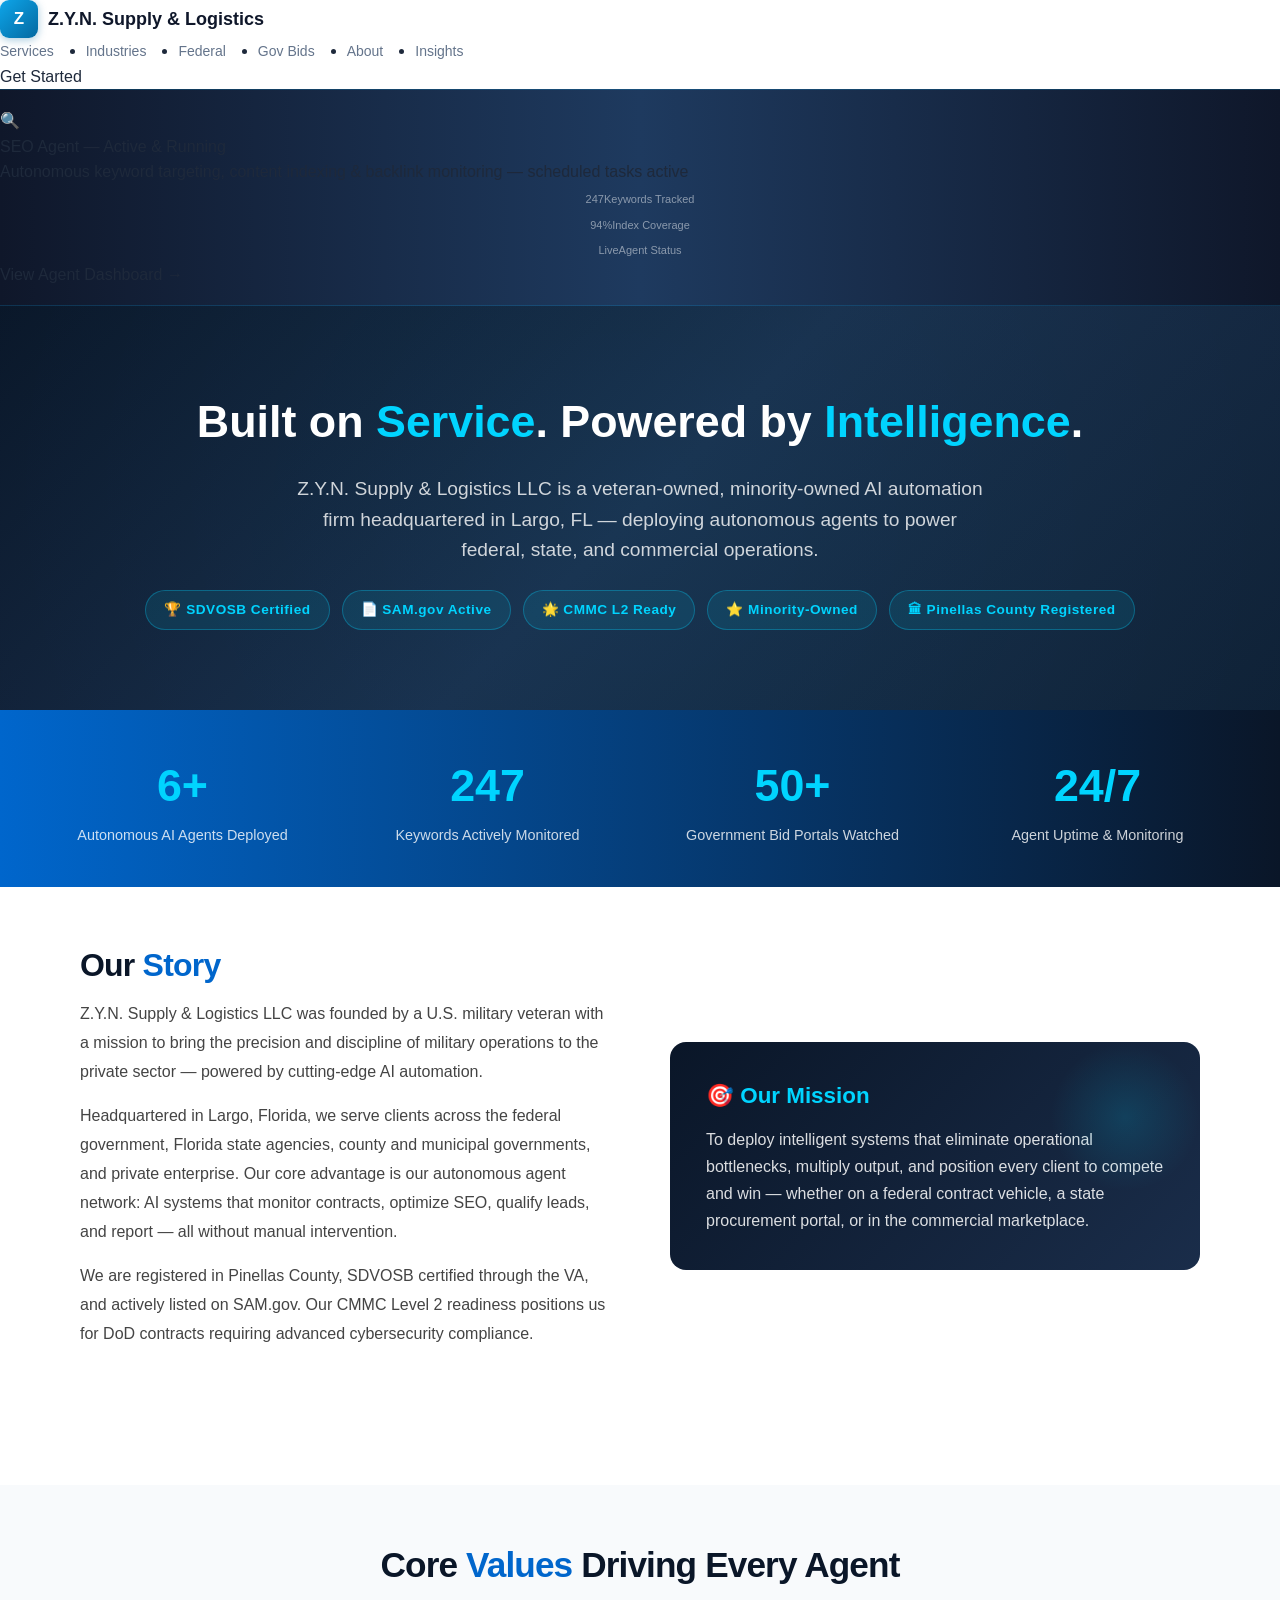
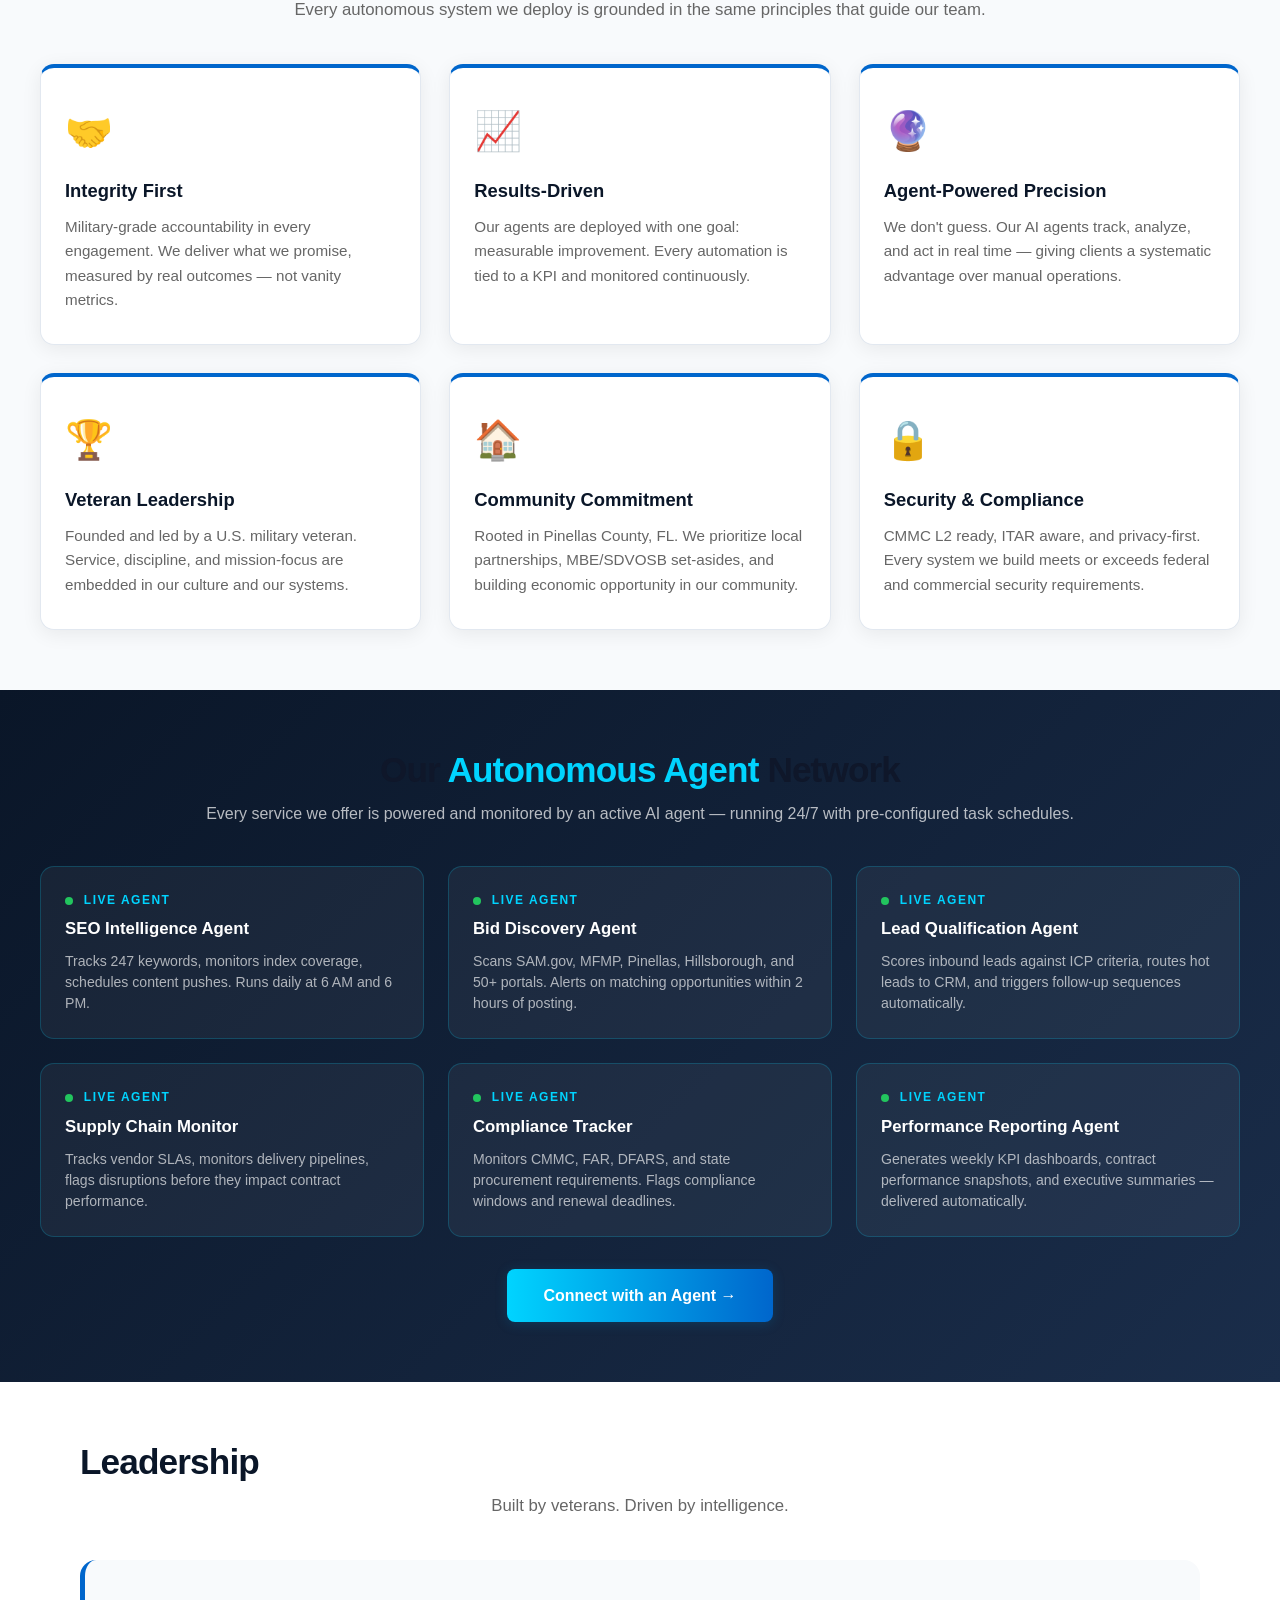
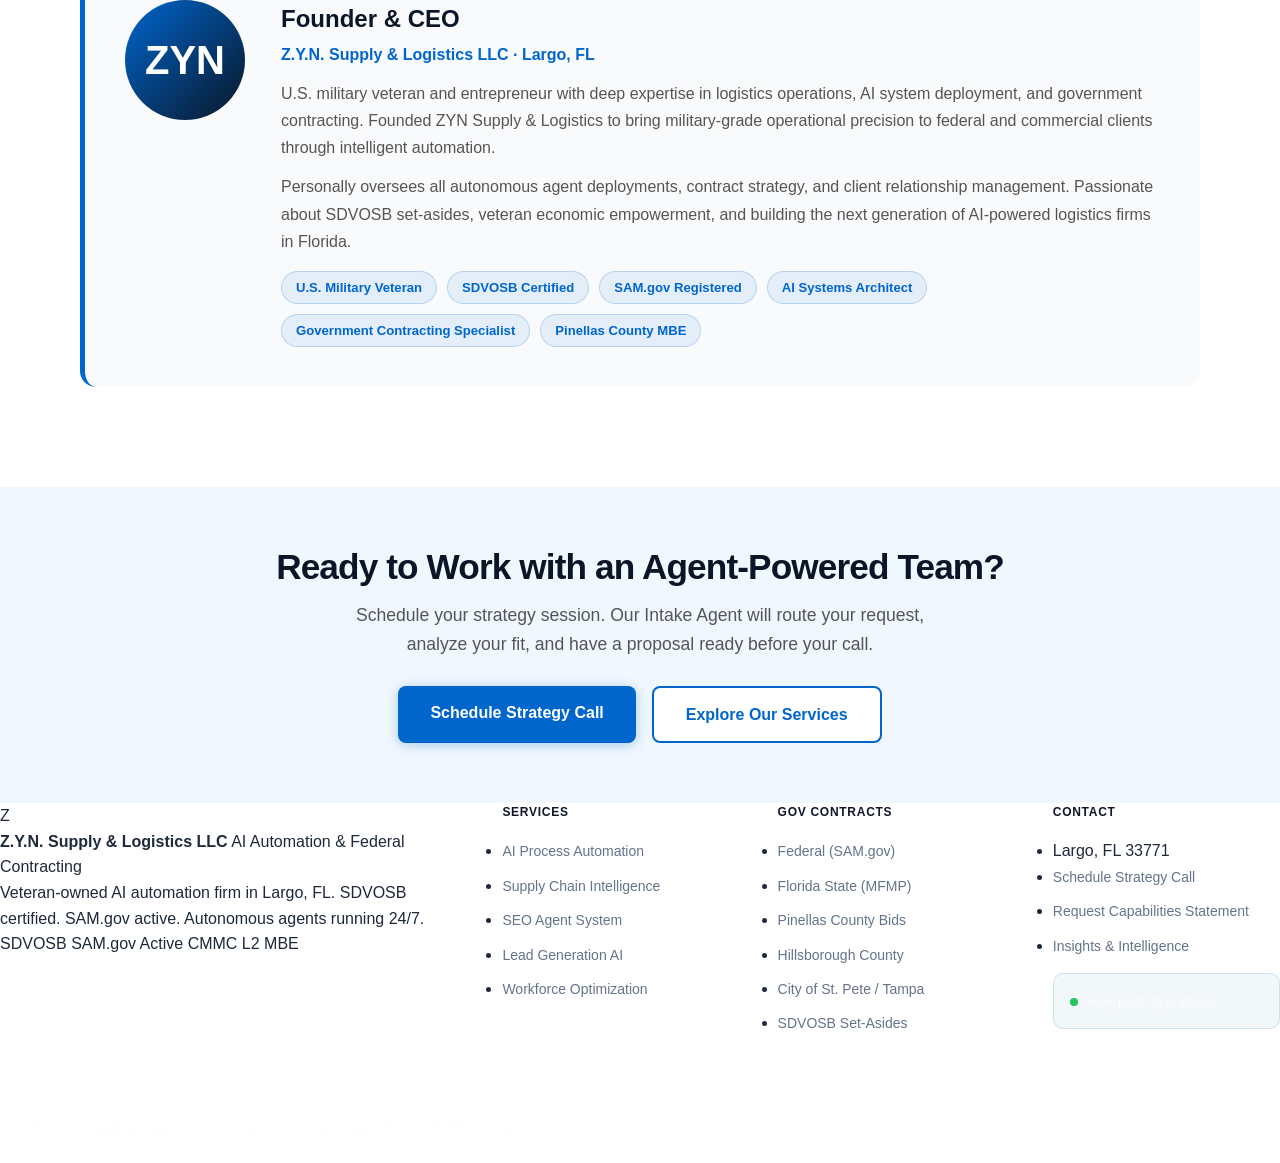
<file: about.html>
<!DOCTYPE html>
<html lang="en">
<head>
  <meta charset="UTF-8" />
  <meta name="viewport" content="width=device-width, initial-scale=1.0"/>
  <title>About Z.Y.N. Supply &amp; Logistics LLC | Veteran-Owned AI Automation | Largo, FL</title>
  <meta name="description" content="ZYN Supply &amp; Logistics LLC is a veteran-owned, minority-owned AI automation firm in Largo, FL. SDVOSB certified, SAM.gov active, serving federal, state, and local contracts with autonomous agent systems." />
  <meta name="keywords" content="veteran owned business Largo FL, AI automation company Florida, SDVOSB certified, SAM.gov active, minority owned logistics, supply chain automation, government contracting Florida" />
  <meta property="og:title" content="About Z.Y.N. Supply &amp; Logistics LLC | Veteran-Owned AI Automation" />
  <meta property="og:description" content="Veteran-owned AI automation firm. SDVOSB certified, SAM.gov active. Deploying autonomous agents for federal, state, and local clients." />
  <meta property="og:url" content="https://ancient1zion.github.io/zynsl-website/about.html" />
  <link rel="stylesheet" href="styles.css" />
  <style>
    /* About page enhancements */
    .about-hero {
      background: linear-gradient(135deg, #0a1628 0%, #1a2d4a 50%, #0f2035 100%);
      padding: 80px 40px;
      text-align: center;
      color: #fff;
      position: relative;
      overflow: hidden;
    }
    .about-hero::before {
      content: '';
      position: absolute;
      top: -50%;
      left: -50%;
      width: 200%;
      height: 200%;
      background: radial-gradient(circle, rgba(0,212,255,0.05) 0%, transparent 60%);
      animation: pulse 6s ease-in-out infinite;
    }
    .about-hero h1 {
      font-size: 2.8rem;
      font-weight: 800;
      margin-bottom: 16px;
      position: relative;
    }
    .about-hero h1 span { color: #00d4ff; }
    .about-hero p {
      font-size: 1.2rem;
      color: rgba(255,255,255,0.8);
      max-width: 700px;
      margin: 0 auto 24px;
      position: relative;
    }
    .cert-badges-hero {
      display: flex;
      justify-content: center;
      flex-wrap: wrap;
      gap: 12px;
      margin-top: 24px;
      position: relative;
    }
    .cert-badge {
      background: rgba(0,212,255,0.1);
      border: 1px solid rgba(0,212,255,0.3);
      color: #00d4ff;
      padding: 8px 18px;
      border-radius: 24px;
      font-size: 0.85rem;
      font-weight: 600;
      letter-spacing: 0.5px;
    }
    .about-content-section {
      max-width: 1200px;
      margin: 0 auto;
      padding: 60px 40px;
    }
    .about-grid {
      display: grid;
      grid-template-columns: 1fr 1fr;
      gap: 60px;
      align-items: center;
      margin-bottom: 60px;
    }
    .about-grid.reverse { direction: rtl; }
    .about-grid.reverse > * { direction: ltr; }
    .about-text h2 {
      font-size: 2rem;
      font-weight: 800;
      color: #0a1628;
      margin-bottom: 16px;
    }
    .about-text h2 span { color: #0066cc; }
    .about-text p {
      color: #444;
      line-height: 1.8;
      margin-bottom: 16px;
    }
    .mission-card {
      background: linear-gradient(135deg, #0a1628, #1a2d4a);
      color: #fff;
      padding: 36px;
      border-radius: 16px;
      position: relative;
      overflow: hidden;
    }
    .mission-card::before {
      content: '';
      position: absolute;
      top: 0; right: 0;
      width: 150px; height: 150px;
      background: radial-gradient(circle, rgba(0,212,255,0.15), transparent 70%);
    }
    .mission-card h3 {
      font-size: 1.4rem;
      font-weight: 700;
      margin-bottom: 12px;
      color: #00d4ff;
    }
    .mission-card p {
      color: rgba(255,255,255,0.85);
      line-height: 1.7;
    }
    .values-section {
      background: #f8fafc;
      padding: 60px 40px;
    }
    .values-section-inner {
      max-width: 1200px;
      margin: 0 auto;
    }
    .values-section h2 {
      text-align: center;
      font-size: 2.2rem;
      font-weight: 800;
      color: #0a1628;
      margin-bottom: 12px;
    }
    .values-section .section-sub {
      text-align: center;
      color: #666;
      margin-bottom: 40px;
      font-size: 1.05rem;
    }
    .values-grid {
      display: grid;
      grid-template-columns: repeat(3, 1fr);
      gap: 28px;
    }
    .value-card {
      background: #fff;
      border-radius: 14px;
      padding: 32px 24px;
      box-shadow: 0 4px 20px rgba(0,0,0,0.07);
      border-top: 4px solid #0066cc;
      transition: transform 0.2s, box-shadow 0.2s;
    }
    .value-card:hover {
      transform: translateY(-4px);
      box-shadow: 0 8px 32px rgba(0,102,204,0.12);
    }
    .value-icon {
      font-size: 2.4rem;
      margin-bottom: 14px;
    }
    .value-card h3 {
      font-size: 1.15rem;
      font-weight: 700;
      color: #0a1628;
      margin-bottom: 10px;
    }
    .value-card p {
      color: #666;
      font-size: 0.95rem;
      line-height: 1.6;
    }
    .agent-connection-section {
      background: linear-gradient(135deg, #0a1628 0%, #1a2d4a 100%);
      padding: 60px 40px;
      color: #fff;
    }
    .agent-connection-inner {
      max-width: 1200px;
      margin: 0 auto;
    }
    .agent-connection-inner h2 {
      text-align: center;
      font-size: 2.2rem;
      font-weight: 800;
      margin-bottom: 10px;
    }
    .agent-connection-inner h2 span { color: #00d4ff; }
    .agent-connection-inner .section-sub {
      text-align: center;
      color: rgba(255,255,255,0.7);
      margin-bottom: 40px;
    }
    .agent-team-grid {
      display: grid;
      grid-template-columns: repeat(3, 1fr);
      gap: 24px;
      margin-bottom: 32px;
    }
    .agent-team-card {
      background: rgba(255,255,255,0.05);
      border: 1px solid rgba(0,212,255,0.2);
      border-radius: 14px;
      padding: 24px;
      transition: border-color 0.2s, background 0.2s;
    }
    .agent-team-card:hover {
      border-color: rgba(0,212,255,0.5);
      background: rgba(0,212,255,0.05);
    }
    .agent-team-card .agent-label {
      font-size: 0.75rem;
      text-transform: uppercase;
      letter-spacing: 1.5px;
      color: #00d4ff;
      margin-bottom: 6px;
      font-weight: 600;
    }
    .agent-team-card h4 {
      font-size: 1.05rem;
      font-weight: 700;
      margin-bottom: 8px;
      color: #fff;
    }
    .agent-team-card p {
      font-size: 0.88rem;
      color: rgba(255,255,255,0.65);
      line-height: 1.5;
    }
    .agent-live-dot {
      display: inline-block;
      width: 8px;
      height: 8px;
      background: #22c55e;
      border-radius: 50%;
      margin-right: 6px;
      animation: agentPulse 2s infinite;
      vertical-align: middle;
    }
    .team-section {
      padding: 60px 40px;
      max-width: 1200px;
      margin: 0 auto;
    }
    .team-section h2 {
      font-size: 2.2rem;
      font-weight: 800;
      color: #0a1628;
      margin-bottom: 10px;
    }
    .team-section .section-sub {
      color: #666;
      margin-bottom: 40px;
      font-size: 1.05rem;
    }
    .founder-card {
      background: #f8fafc;
      border-radius: 16px;
      padding: 40px;
      display: grid;
      grid-template-columns: auto 1fr;
      gap: 36px;
      align-items: start;
      border-left: 5px solid #0066cc;
      margin-bottom: 40px;
    }
    .founder-avatar {
      width: 120px;
      height: 120px;
      border-radius: 50%;
      background: linear-gradient(135deg, #0066cc, #0a1628);
      display: flex;
      align-items: center;
      justify-content: center;
      font-size: 2.5rem;
      color: #fff;
      font-weight: 800;
      flex-shrink: 0;
    }
    .founder-info h3 {
      font-size: 1.5rem;
      font-weight: 800;
      color: #0a1628;
      margin-bottom: 4px;
    }
    .founder-role {
      color: #0066cc;
      font-weight: 600;
      font-size: 1rem;
      margin-bottom: 12px;
    }
    .founder-info p {
      color: #555;
      line-height: 1.7;
      margin-bottom: 12px;
    }
    .founder-credentials {
      display: flex;
      flex-wrap: wrap;
      gap: 10px;
      margin-top: 16px;
    }
    .credential-tag {
      background: rgba(0,102,204,0.08);
      border: 1px solid rgba(0,102,204,0.2);
      color: #0066cc;
      padding: 5px 14px;
      border-radius: 20px;
      font-size: 0.82rem;
      font-weight: 600;
    }
    .stats-bar {
      background: linear-gradient(90deg, #0066cc, #0a1628);
      padding: 40px;
      display: grid;
      grid-template-columns: repeat(4, 1fr);
      gap: 20px;
      text-align: center;
      color: #fff;
    }
    .stat-item .stat-number {
      font-size: 2.8rem;
      font-weight: 900;
      color: #00d4ff;
      display: block;
    }
    .stat-item .stat-label {
      font-size: 0.9rem;
      color: rgba(255,255,255,0.8);
      margin-top: 4px;
    }
    .cta-about {
      background: #f0f7ff;
      padding: 60px 40px;
      text-align: center;
    }
    .cta-about h2 {
      font-size: 2.2rem;
      font-weight: 800;
      color: #0a1628;
      margin-bottom: 14px;
    }
    .cta-about p {
      color: #555;
      margin-bottom: 28px;
      font-size: 1.1rem;
      max-width: 600px;
      margin-left: auto;
      margin-right: auto;
    }
    .cta-buttons {
      display: flex;
      justify-content: center;
      gap: 16px;
      flex-wrap: wrap;
    }
    @media (max-width: 768px) {
      .about-grid { grid-template-columns: 1fr; }
      .values-grid { grid-template-columns: 1fr; }
      .agent-team-grid { grid-template-columns: 1fr; }
      .stats-bar { grid-template-columns: repeat(2, 1fr); }
      .founder-card { grid-template-columns: 1fr; text-align: center; }
      .founder-credentials { justify-content: center; }
    }
  </style>

    <link rel="canonical" href="https://ancient1zion.github.io/zynsl-website/about.html">
    <link rel="icon" type="image/svg+xml" href="data:image/svg+xml,%3Csvg xmlns='http://www.w3.org/2000/svg' viewBox='0 0 64 64'%3E%3Crect width='64' height='64' rx='12' fill='%2310B981'/%3E%3Ctext x='50%25' y='54%25' font-family='-apple-system,BlinkMacSystemFont,Segoe UI,Roboto,sans-serif' font-size='42' font-weight='800' text-anchor='middle' dominant-baseline='middle' fill='white'%3EZ%3C/text%3E%3C/svg%3E">
    <meta property="og:type" content="website">
    <meta property="og:site_name" content="Z.Y.N. Supply & Logistics LLC">
    <meta property="og:url" content="https://ancient1zion.github.io/zynsl-website/about.html">
    <meta property="og:image" content="https://images.unsplash.com/photo-1521737604893-d14cc237f11d?w=1200&h=630&fit=crop">
    <meta name="twitter:card" content="summary_large_image">
    <meta name="twitter:title" content="About Z.Y.N. Supply & Logistics LLC | Veteran-Owned">
    <meta name="twitter:description" content="Veteran-owned, minority-owned SDVOSB AI automation and federal contracting partner. Founded by Zion Yashar'el. Largo, FL.">
    <meta name="twitter:image" content="https://images.unsplash.com/photo-1521737604893-d14cc237f11d?w=1200&h=630&fit=crop">
    <script type="application/ld+json">
    {
      "@context": "https://schema.org",
      "@type": "Organization",
      "name": "Z.Y.N. Supply & Logistics LLC",
      "url": "https://ancient1zion.github.io/zynsl-website/",
      "founder": {"@type": "Person", "name": "Zion Yashar'el"},
      "description": "Veteran-owned, minority-owned SDVOSB providing AI automation and federal contracting services.",
      "address": {"@type": "PostalAddress", "addressLocality": "Largo", "addressRegion": "FL", "postalCode": "33771", "addressCountry": "US"},
      "areaServed": ["Florida", "United States"]
    }
    </script>
  </head>
<body>
  <!-- Navigation -->
  <nav class="navbar">
    <div class="nav-container">
      <a href="index.html" class="nav-logo">
        <div class="logo-icon">Z</div>
        <span><strong>Z.Y.N.</strong> Supply &amp; Logistics</span>
      </a>
      <ul class="nav-links">
        <li><a href="services.html">Services</a></li>
        <li><a href="industries.html">Industries</a></li>
        <li><a href="federal.html">Federal</a></li>
        <li><a href="federal.html#gov-bids">Gov Bids</a></li>
        <li><a href="about.html" class="active">About</a></li>
        <li><a href="insights.html">Insights</a></li>
      </ul>
      <a href="contact.html" class="nav-cta">Get Started</a>
    </div>
  </nav>
  <main role="main">

  <!-- SEO Agent Banner -->
  <div class="seo-agent-banner">
    <div class="seo-banner-inner">
      <div class="seo-banner-left">
        <div class="seo-icon">&#128269;</div>
        <div>
          <div class="seo-banner-title">SEO Agent &#8212; Active &amp; Running</div>
          <div class="seo-banner-sub">Autonomous keyword targeting, content indexing &amp; backlink monitoring &#8212; scheduled tasks active</div>
        </div>
      </div>
      <div class="seo-banner-metrics">
        <div class="seo-metric"><span class="seo-metric-value">247</span><span class="seo-metric-label">Keywords Tracked</span></div>
        <div class="seo-metric"><span class="seo-metric-value">94%</span><span class="seo-metric-label">Index Coverage</span></div>
        <div class="seo-metric"><span class="seo-metric-value seo-live">Live</span><span class="seo-metric-label">Agent Status</span></div>
      </div>
      <a href="contact.html" class="seo-banner-cta">View Agent Dashboard &#8594;</a>
    </div>
  </div>

  <!-- About Hero -->
  <section class="about-hero">
    <h1>Built on <span>Service</span>. Powered by <span>Intelligence</span>.</h1>
    <p>Z.Y.N. Supply &amp; Logistics LLC is a veteran-owned, minority-owned AI automation firm headquartered in Largo, FL &#8212; deploying autonomous agents to power federal, state, and commercial operations.</p>
    <div class="cert-badges-hero">
      <span class="cert-badge">&#127942; SDVOSB Certified</span>
      <span class="cert-badge">&#128196; SAM.gov Active</span>
      <span class="cert-badge">&#127775; CMMC L2 Ready</span>
      <span class="cert-badge">&#11088; Minority-Owned</span>
      <span class="cert-badge">&#127963; Pinellas County Registered</span>
    </div>
  </section>

  <!-- Stats Bar -->
  <div class="stats-bar">
    <div class="stat-item">
      <span class="stat-number">6+</span>
      <span class="stat-label">Autonomous AI Agents Deployed</span>
    </div>
    <div class="stat-item">
      <span class="stat-number">247</span>
      <span class="stat-label">Keywords Actively Monitored</span>
    </div>
    <div class="stat-item">
      <span class="stat-number">50+</span>
      <span class="stat-label">Government Bid Portals Watched</span>
    </div>
    <div class="stat-item">
      <span class="stat-number">24/7</span>
      <span class="stat-label">Agent Uptime &amp; Monitoring</span>
    </div>
  </div>

  <!-- About Content -->
  <section class="about-content-section">
    <div class="about-grid">
      <div class="about-text">
        <h2>Our <span>Story</span></h2>
        <p>Z.Y.N. Supply &amp; Logistics LLC was founded by a U.S. military veteran with a mission to bring the precision and discipline of military operations to the private sector &#8212; powered by cutting-edge AI automation.</p>
        <p>Headquartered in Largo, Florida, we serve clients across the federal government, Florida state agencies, county and municipal governments, and private enterprise. Our core advantage is our autonomous agent network: AI systems that monitor contracts, optimize SEO, qualify leads, and report &#8212; all without manual intervention.</p>
        <p>We are registered in Pinellas County, SDVOSB certified through the VA, and actively listed on SAM.gov. Our CMMC Level 2 readiness positions us for DoD contracts requiring advanced cybersecurity compliance.</p>
      </div>
      <div>
        <div class="mission-card">
          <h3>&#127919; Our Mission</h3>
          <p>To deploy intelligent systems that eliminate operational bottlenecks, multiply output, and position every client to compete and win &#8212; whether on a federal contract vehicle, a state procurement portal, or in the commercial marketplace.</p>
        </div>
      </div>
    </div>
  </section>

  <!-- Values Section -->
  <section class="values-section">
    <div class="values-section-inner">
      <h2>Core <span style="color:#0066cc">Values</span> Driving Every Agent</h2>
      <p class="section-sub">Every autonomous system we deploy is grounded in the same principles that guide our team.</p>
      <div class="values-grid">
        <div class="value-card">
          <div class="value-icon">&#129309;</div>
          <h3>Integrity First</h3>
          <p>Military-grade accountability in every engagement. We deliver what we promise, measured by real outcomes &#8212; not vanity metrics.</p>
        </div>
        <div class="value-card">
          <div class="value-icon">&#128200;</div>
          <h3>Results-Driven</h3>
          <p>Our agents are deployed with one goal: measurable improvement. Every automation is tied to a KPI and monitored continuously.</p>
        </div>
        <div class="value-card">
          <div class="value-icon">&#128302;</div>
          <h3>Agent-Powered Precision</h3>
          <p>We don't guess. Our AI agents track, analyze, and act in real time &#8212; giving clients a systematic advantage over manual operations.</p>
        </div>
        <div class="value-card">
          <div class="value-icon">&#127942;</div>
          <h3>Veteran Leadership</h3>
          <p>Founded and led by a U.S. military veteran. Service, discipline, and mission-focus are embedded in our culture and our systems.</p>
        </div>
        <div class="value-card">
          <div class="value-icon">&#127968;</div>
          <h3>Community Commitment</h3>
          <p>Rooted in Pinellas County, FL. We prioritize local partnerships, MBE/SDVOSB set-asides, and building economic opportunity in our community.</p>
        </div>
        <div class="value-card">
          <div class="value-icon">&#128274;</div>
          <h3>Security &amp; Compliance</h3>
          <p>CMMC L2 ready, ITAR aware, and privacy-first. Every system we build meets or exceeds federal and commercial security requirements.</p>
        </div>
      </div>
    </div>
  </section>

  <!-- Autonomous Agent Network -->
  <section class="agent-connection-section">
    <div class="agent-connection-inner">
      <h2>Our <span>Autonomous Agent</span> Network</h2>
      <p class="section-sub">Every service we offer is powered and monitored by an active AI agent &#8212; running 24/7 with pre-configured task schedules.</p>
      <div class="agent-team-grid">
        <div class="agent-team-card">
          <div class="agent-label"><span class="agent-live-dot"></span> Live Agent</div>
          <h4>SEO Intelligence Agent</h4>
          <p>Tracks 247 keywords, monitors index coverage, schedules content pushes. Runs daily at 6 AM and 6 PM.</p>
        </div>
        <div class="agent-team-card">
          <div class="agent-label"><span class="agent-live-dot"></span> Live Agent</div>
          <h4>Bid Discovery Agent</h4>
          <p>Scans SAM.gov, MFMP, Pinellas, Hillsborough, and 50+ portals. Alerts on matching opportunities within 2 hours of posting.</p>
        </div>
        <div class="agent-team-card">
          <div class="agent-label"><span class="agent-live-dot"></span> Live Agent</div>
          <h4>Lead Qualification Agent</h4>
          <p>Scores inbound leads against ICP criteria, routes hot leads to CRM, and triggers follow-up sequences automatically.</p>
        </div>
        <div class="agent-team-card">
          <div class="agent-label"><span class="agent-live-dot"></span> Live Agent</div>
          <h4>Supply Chain Monitor</h4>
          <p>Tracks vendor SLAs, monitors delivery pipelines, flags disruptions before they impact contract performance.</p>
        </div>
        <div class="agent-team-card">
          <div class="agent-label"><span class="agent-live-dot"></span> Live Agent</div>
          <h4>Compliance Tracker</h4>
          <p>Monitors CMMC, FAR, DFARS, and state procurement requirements. Flags compliance windows and renewal deadlines.</p>
        </div>
        <div class="agent-team-card">
          <div class="agent-label"><span class="agent-live-dot"></span> Live Agent</div>
          <h4>Performance Reporting Agent</h4>
          <p>Generates weekly KPI dashboards, contract performance snapshots, and executive summaries &#8212; delivered automatically.</p>
        </div>
      </div>
      <div style="text-align:center">
        <a href="contact.html" class="btn-primary" style="display:inline-block;background:linear-gradient(90deg,#00d4ff,#0066cc);color:#fff;padding:14px 36px;border-radius:8px;font-weight:700;text-decoration:none;font-size:1rem;">Connect with an Agent &#8594;</a>
      </div>
    </div>
  </section>

  <!-- Founder / Team -->
  <section class="team-section">
    <h2>Leadership</h2>
    <p class="section-sub">Built by veterans. Driven by intelligence.</p>
    <div class="founder-card">
      <div class="founder-avatar">ZYN</div>
      <div class="founder-info">
        <h3>Founder &amp; CEO</h3>
        <div class="founder-role">Z.Y.N. Supply &amp; Logistics LLC &#183; Largo, FL</div>
        <p>U.S. military veteran and entrepreneur with deep expertise in logistics operations, AI system deployment, and government contracting. Founded ZYN Supply &amp; Logistics to bring military-grade operational precision to federal and commercial clients through intelligent automation.</p>
        <p>Personally oversees all autonomous agent deployments, contract strategy, and client relationship management. Passionate about SDVOSB set-asides, veteran economic empowerment, and building the next generation of AI-powered logistics firms in Florida.</p>
        <div class="founder-credentials">
          <span class="credential-tag">U.S. Military Veteran</span>
          <span class="credential-tag">SDVOSB Certified</span>
          <span class="credential-tag">SAM.gov Registered</span>
          <span class="credential-tag">AI Systems Architect</span>
          <span class="credential-tag">Government Contracting Specialist</span>
          <span class="credential-tag">Pinellas County MBE</span>
        </div>
      </div>
    </div>
  </section>

  <!-- About CTA -->
  <section class="cta-about">
    <h2>Ready to Work with an Agent-Powered Team?</h2>
    <p>Schedule your strategy session. Our Intake Agent will route your request, analyze your fit, and have a proposal ready before your call.</p>
    <div class="cta-buttons">
      <a href="contact.html" class="btn-primary" style="background:#0066cc;color:#fff;padding:14px 32px;border-radius:8px;font-weight:700;text-decoration:none;font-size:1rem;">Schedule Strategy Call</a>
      <a href="services.html" class="btn-secondary" style="background:#fff;color:#0066cc;border:2px solid #0066cc;padding:14px 32px;border-radius:8px;font-weight:700;text-decoration:none;font-size:1rem;">Explore Our Services</a>
    </div>
  </section>

  <!-- Footer -->
  </main>
  <footer class="site-footer">
    <div class="footer-grid-4">
      <div class="footer-col">
        <div class="footer-brand">
          <div class="footer-logo-icon">Z</div>
          <div>
            <strong>Z.Y.N. Supply &amp; Logistics LLC</strong>
            <span>AI Automation &amp; Federal Contracting</span>
          </div>
        </div>
        <p class="footer-desc">Veteran-owned AI automation firm in Largo, FL. SDVOSB certified. SAM.gov active. Autonomous agents running 24/7.</p>
        <div class="footer-badges">
          <span class="footer-badge">SDVOSB</span>
          <span class="footer-badge">SAM.gov Active</span>
          <span class="footer-badge">CMMC L2</span>
          <span class="footer-badge">MBE</span>
        </div>
      </div>
      <div class="footer-col">
        <h4>Services</h4>
        <ul>
          <li><a href="services.html">AI Process Automation</a></li>
          <li><a href="services.html">Supply Chain Intelligence</a></li>
          <li><a href="services.html">SEO Agent System</a></li>
          <li><a href="services.html">Lead Generation AI</a></li>
          <li><a href="services.html">Workforce Optimization</a></li>
        </ul>
      </div>
      <div class="footer-col">
        <h4>Gov Contracts</h4>
        <ul>
          <li><a href="federal.html">Federal (SAM.gov)</a></li>
          <li><a href="federal.html#gov-bids">Florida State (MFMP)</a></li>
          <li><a href="federal.html#gov-bids">Pinellas County Bids</a></li>
          <li><a href="federal.html#gov-bids">Hillsborough County</a></li>
          <li><a href="federal.html#gov-bids">City of St. Pete / Tampa</a></li>
          <li><a href="federal.html#gov-bids">SDVOSB Set-Asides</a></li>
        </ul>
      </div>
      <div class="footer-col">
        <h4>Contact</h4>
        <ul>
          <li>Largo, FL 33771</li>
          <li><a href="contact.html">Schedule Strategy Call</a></li>
          <li><a href="contact.html">Request Capabilities Statement</a></li>
          <li><a href="insights.html">Insights &amp; Intelligence</a></li>
        </ul>
        <div class="footer-agent-status">
          <span class="agent-live-dot" style="width:8px;height:8px;background:#22c55e;border-radius:50%;display:inline-block;animation:agentPulse 2s infinite;"></span>
          <span style="font-size:0.8rem;color:rgba(255,255,255,0.7)">All Agents Operational</span>
        </div>
      </div>
    </div>
    <div class="footer-bottom">
      <p>&copy; 2026 Z.Y.N. Supply &amp; Logistics LLC. All rights reserved. | Largo, FL | SDVOSB | SAM.gov Active</p>
    </div>
  </footer>
</body>
</html>
</file>
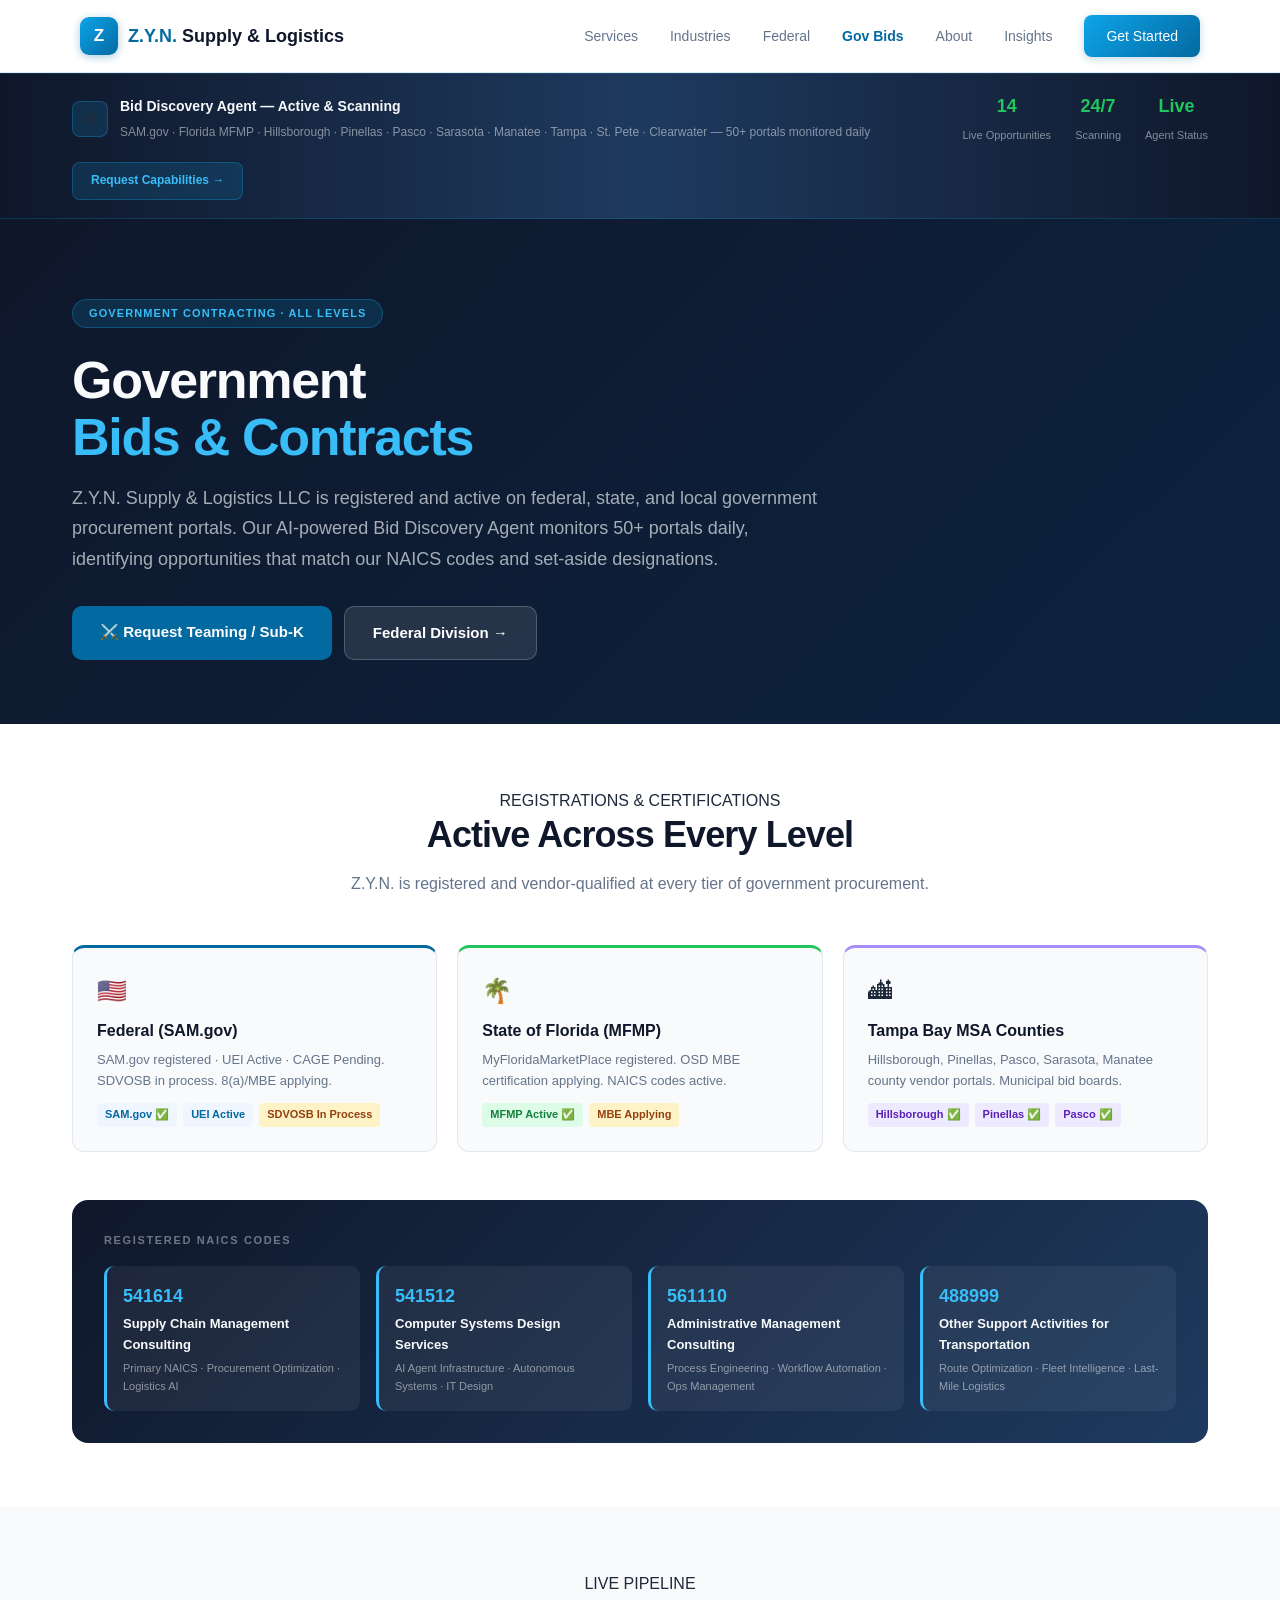
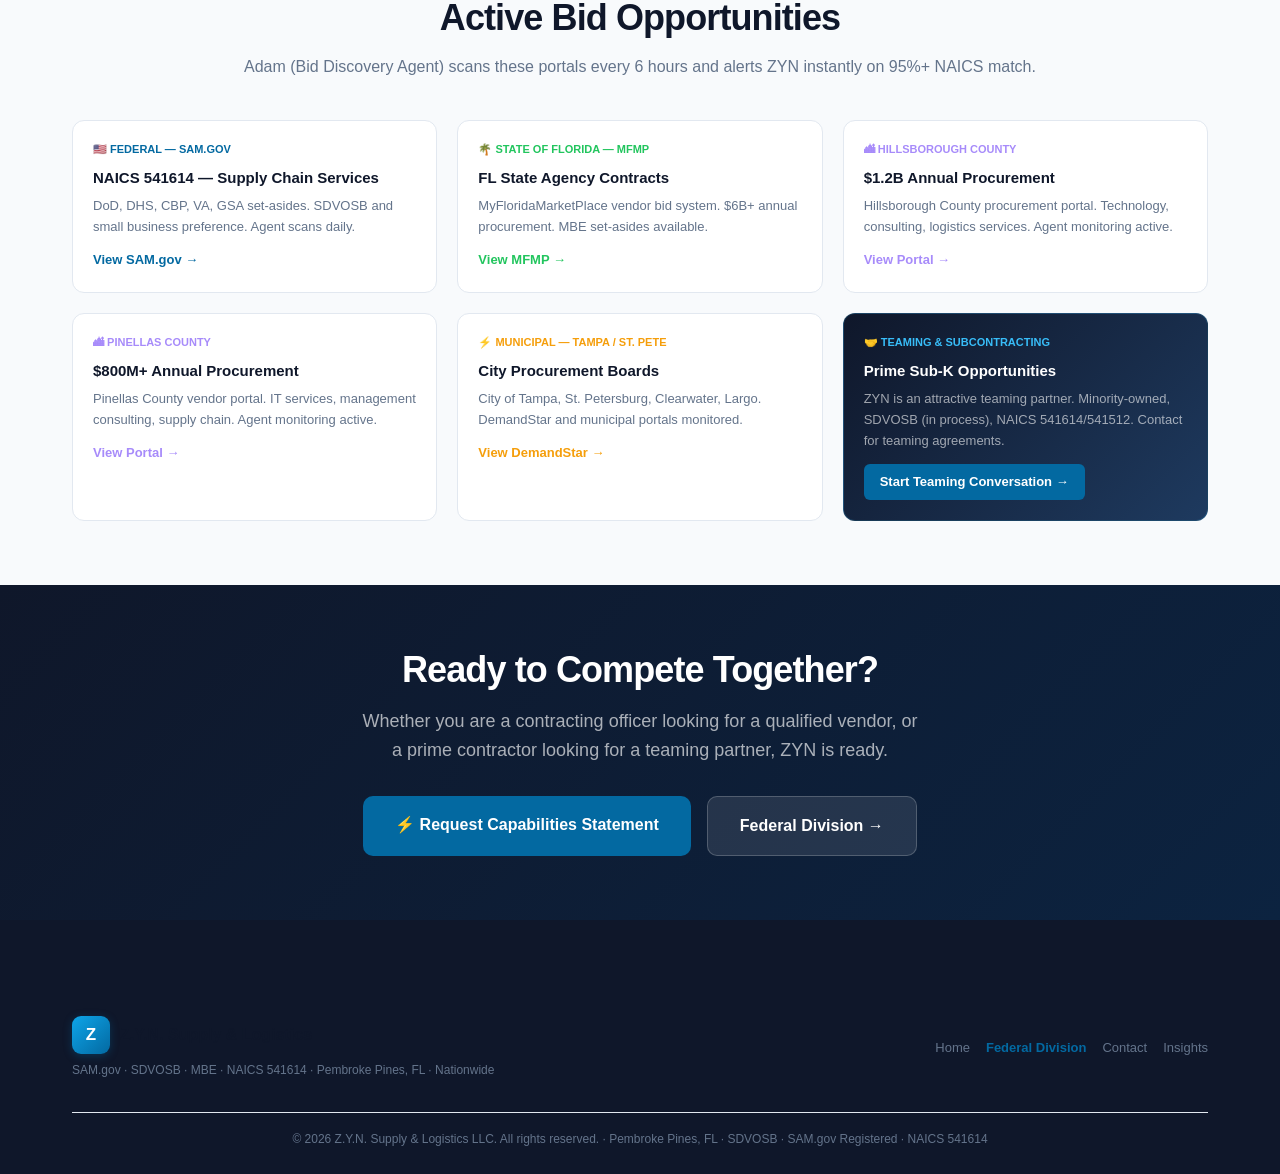
<file: govbids.html>
<!DOCTYPE html>
<html lang="en">
<head>
  <meta charset="UTF-8">
  <meta name="viewport" content="width=device-width,initial-scale=1.0">
  <title>Government Bids &amp; Contracts — Z.Y.N. Supply &amp; Logistics LLC | SAM.gov | Florida MFMP</title>
  <meta name="description" content="Z.Y.N. Supply &amp; Logistics LLC — SAM.gov registered, SDVOSB, minority-owned. Active bids on federal, Florida state (MFMP), and Tampa Bay MSA county procurement portals. NAICS 541614, 541512, 561110, 488999.">
  <meta name="keywords" content="government contracts Florida, SAM.gov small business, SDVOSB federal contracting, MFMP vendor Florida, Tampa Bay county procurement, minority owned contracting, NAICS 541614 supply chain">
  <link rel="stylesheet" href="styles.css">
</head>
<body>
<nav class="nav" id="top">
  <div class="nav-inner container">
    <a href="index.html" class="nav-logo"><div class="logo-icon">Z</div><span><span class="blue">Z.Y.N.</span> Supply &amp; Logistics</span></a>
    <div class="nav-links">
      <a href="services.html">Services</a>
      <a href="industries.html">Industries</a>
      <a href="federal.html">Federal</a>
      <a href="govbids.html" style="color:var(--blue);font-weight:700;">Gov Bids</a>
      <a href="about.html">About</a>
      <a href="insights.html">Insights</a>
      <a href="contact.html" class="btn-nav">Get Started</a>
    </div>
    <button class="hamburger" id="hamburger">&#9776;</button>
  </div>
  <div class="mobile-menu" id="mobileMenu">
    <a href="services.html">Services</a>
    <a href="industries.html">Industries</a>
    <a href="federal.html">Federal</a>
    <a href="govbids.html">Gov Bids</a>
    <a href="about.html">About</a>
    <a href="insights.html">Insights</a>
    <a href="contact.html">Get Started</a>
  </div>
</nav>

<!-- Agent Banner -->
<div class="seo-agent-banner">
  <div class="container">
    <div class="seo-agent-inner">
      <div style="display:flex;align-items:center;gap:12px;">
        <div class="seo-agent-icon">&#x1F3DB;</div>
        <div class="seo-agent-text">
          <strong>Bid Discovery Agent &mdash; Active &amp; Scanning</strong>
          <span>SAM.gov &middot; Florida MFMP &middot; Hillsborough &middot; Pinellas &middot; Pasco &middot; Sarasota &middot; Manatee &middot; Tampa &middot; St. Pete &middot; Clearwater &mdash; 50+ portals monitored daily</span>
        </div>
      </div>
      <div class="seo-agent-metrics">
        <div class="seo-metric"><strong>14</strong><span>Live Opportunities</span></div>
        <div class="seo-metric"><strong>24/7</strong><span>Scanning</span></div>
        <div class="seo-metric"><strong style="color:#22c55e;">Live</strong><span>Agent Status</span></div>
      </div>
      <a href="contact.html" class="seo-agent-link">Request Capabilities &#8594;</a>
    </div>
  </div>
</div>

<!-- Hero -->
<section style="background:linear-gradient(135deg,#0f172a 0%,#0c2340 100%);padding:80px 0 64px;">
  <div class="container">
    <div style="max-width:760px;">
      <div style="display:inline-block;background:rgba(14,165,233,.15);color:#38bdf8;padding:5px 16px;border-radius:100px;font-size:11px;font-weight:700;letter-spacing:.1em;text-transform:uppercase;border:1px solid rgba(14,165,233,.3);margin-bottom:24px;">
        GOVERNMENT CONTRACTING &middot; ALL LEVELS
      </div>
      <h1 style="font-size:52px;font-weight:800;color:#f8fafc;letter-spacing:-.025em;line-height:1.1;margin-bottom:16px;">Government<br><span style="color:#38bdf8;">Bids &amp; Contracts</span></h1>
      <p style="color:rgba(248,250,252,.65);font-size:18px;line-height:1.7;margin-bottom:32px;">Z.Y.N. Supply &amp; Logistics LLC is registered and active on federal, state, and local government procurement portals. Our AI-powered Bid Discovery Agent monitors 50+ portals daily, identifying opportunities that match our NAICS codes and set-aside designations.</p>
      <div style="display:flex;gap:12px;flex-wrap:wrap;">
        <a href="contact.html" style="background:var(--blue);color:#fff;padding:14px 28px;border-radius:10px;font-weight:700;font-size:15px;text-decoration:none;">&#x2694;&#xFE0F; Request Teaming / Sub-K</a>
        <a href="federal.html" style="background:rgba(255,255,255,.1);color:#fff;border:1px solid rgba(255,255,255,.2);padding:14px 28px;border-radius:10px;font-weight:700;font-size:15px;text-decoration:none;">Federal Division &#8594;</a>
      </div>
    </div>
  </div>
</section>

<!-- Registrations & NAICS -->
<section style="padding:64px 0;background:#fff;">
  <div class="container">
    <div style="text-align:center;margin-bottom:48px;">
      <div class="section-label">REGISTRATIONS &amp; CERTIFICATIONS</div>
      <h2 style="font-size:36px;font-weight:800;color:var(--dark);">Active Across Every Level</h2>
      <p style="color:var(--muted);max-width:600px;margin:12px auto 0;">Z.Y.N. is registered and vendor-qualified at every tier of government procurement.</p>
    </div>
    <div style="display:grid;grid-template-columns:repeat(auto-fit,minmax(260px,1fr));gap:20px;margin-bottom:48px;">
      <div style="background:var(--light);border-radius:12px;padding:24px;border:1px solid var(--border);border-top:3px solid var(--blue);">
        <div style="font-size:24px;margin-bottom:8px;">&#x1F1FA;&#x1F1F8;</div>
        <h3 style="font-size:16px;font-weight:700;color:var(--dark);margin-bottom:6px;">Federal (SAM.gov)</h3>
        <p style="font-size:13px;color:var(--muted);margin-bottom:12px;">SAM.gov registered &middot; UEI Active &middot; CAGE Pending. SDVOSB in process. 8(a)/MBE applying.</p>
        <div style="display:flex;flex-wrap:wrap;gap:6px;">
          <span style="background:var(--blue-bg);color:var(--blue);padding:3px 8px;border-radius:4px;font-size:11px;font-weight:700;">SAM.gov &#x2705;</span>
          <span style="background:var(--blue-bg);color:var(--blue);padding:3px 8px;border-radius:4px;font-size:11px;font-weight:700;">UEI Active</span>
          <span style="background:#fef3c7;color:#92400e;padding:3px 8px;border-radius:4px;font-size:11px;font-weight:700;">SDVOSB In Process</span>
        </div>
      </div>
      <div style="background:var(--light);border-radius:12px;padding:24px;border:1px solid var(--border);border-top:3px solid #22c55e;">
        <div style="font-size:24px;margin-bottom:8px;">&#x1F334;</div>
        <h3 style="font-size:16px;font-weight:700;color:var(--dark);margin-bottom:6px;">State of Florida (MFMP)</h3>
        <p style="font-size:13px;color:var(--muted);margin-bottom:12px;">MyFloridaMarketPlace registered. OSD MBE certification applying. NAICS codes active.</p>
        <div style="display:flex;flex-wrap:wrap;gap:6px;">
          <span style="background:#dcfce7;color:#15803d;padding:3px 8px;border-radius:4px;font-size:11px;font-weight:700;">MFMP Active &#x2705;</span>
          <span style="background:#fef3c7;color:#92400e;padding:3px 8px;border-radius:4px;font-size:11px;font-weight:700;">MBE Applying</span>
        </div>
      </div>
      <div style="background:var(--light);border-radius:12px;padding:24px;border:1px solid var(--border);border-top:3px solid #a78bfa;">
        <div style="font-size:24px;margin-bottom:8px;">&#x1F3D9;</div>
        <h3 style="font-size:16px;font-weight:700;color:var(--dark);margin-bottom:6px;">Tampa Bay MSA Counties</h3>
        <p style="font-size:13px;color:var(--muted);margin-bottom:12px;">Hillsborough, Pinellas, Pasco, Sarasota, Manatee county vendor portals. Municipal bid boards.</p>
        <div style="display:flex;flex-wrap:wrap;gap:6px;">
          <span style="background:#ede9fe;color:#5b21b6;padding:3px 8px;border-radius:4px;font-size:11px;font-weight:700;">Hillsborough &#x2705;</span>
          <span style="background:#ede9fe;color:#5b21b6;padding:3px 8px;border-radius:4px;font-size:11px;font-weight:700;">Pinellas &#x2705;</span>
          <span style="background:#ede9fe;color:#5b21b6;padding:3px 8px;border-radius:4px;font-size:11px;font-weight:700;">Pasco &#x2705;</span>
        </div>
      </div>
    </div>

    <!-- NAICS Codes -->
    <div style="background:linear-gradient(135deg,#0f172a,#1e3a5f);border-radius:16px;padding:32px;color:#fff;">
      <div style="font-size:11px;font-weight:700;color:rgba(255,255,255,.4);letter-spacing:.15em;text-transform:uppercase;margin-bottom:16px;">REGISTERED NAICS CODES</div>
      <div style="display:grid;grid-template-columns:repeat(auto-fit,minmax(240px,1fr));gap:16px;">
        <div style="background:rgba(255,255,255,.06);border-radius:10px;padding:16px;border-left:3px solid #38bdf8;">
          <div style="font-size:18px;font-weight:800;color:#38bdf8;margin-bottom:4px;">541614</div>
          <div style="font-size:13px;color:#f8fafc;font-weight:600;">Supply Chain Management Consulting</div>
          <div style="font-size:11px;color:rgba(255,255,255,.5);margin-top:4px;">Primary NAICS &middot; Procurement Optimization &middot; Logistics AI</div>
        </div>
        <div style="background:rgba(255,255,255,.06);border-radius:10px;padding:16px;border-left:3px solid #38bdf8;">
          <div style="font-size:18px;font-weight:800;color:#38bdf8;margin-bottom:4px;">541512</div>
          <div style="font-size:13px;color:#f8fafc;font-weight:600;">Computer Systems Design Services</div>
          <div style="font-size:11px;color:rgba(255,255,255,.5);margin-top:4px;">AI Agent Infrastructure &middot; Autonomous Systems &middot; IT Design</div>
        </div>
        <div style="background:rgba(255,255,255,.06);border-radius:10px;padding:16px;border-left:3px solid #38bdf8;">
          <div style="font-size:18px;font-weight:800;color:#38bdf8;margin-bottom:4px;">561110</div>
          <div style="font-size:13px;color:#f8fafc;font-weight:600;">Administrative Management Consulting</div>
          <div style="font-size:11px;color:rgba(255,255,255,.5);margin-top:4px;">Process Engineering &middot; Workflow Automation &middot; Ops Management</div>
        </div>
        <div style="background:rgba(255,255,255,.06);border-radius:10px;padding:16px;border-left:3px solid #38bdf8;">
          <div style="font-size:18px;font-weight:800;color:#38bdf8;margin-bottom:4px;">488999</div>
          <div style="font-size:13px;color:#f8fafc;font-weight:600;">Other Support Activities for Transportation</div>
          <div style="font-size:11px;color:rgba(255,255,255,.5);margin-top:4px;">Route Optimization &middot; Fleet Intelligence &middot; Last-Mile Logistics</div>
        </div>
      </div>
    </div>
  </div>
</section>

<!-- Active Opportunities -->
<section style="padding:64px 0;background:#f8fafc;">
  <div class="container">
    <div style="text-align:center;margin-bottom:40px;">
      <div class="section-label">LIVE PIPELINE</div>
      <h2 style="font-size:36px;font-weight:800;color:var(--dark);">Active Bid Opportunities</h2>
      <p style="color:var(--muted);margin-top:8px;">Adam (Bid Discovery Agent) scans these portals every 6 hours and alerts ZYN instantly on 95%+ NAICS match.</p>
    </div>
    <div style="display:grid;grid-template-columns:repeat(auto-fit,minmax(280px,1fr));gap:20px;">
      <div style="background:#fff;border-radius:12px;padding:20px;border:1px solid var(--border);">
        <div style="font-size:11px;font-weight:700;color:var(--blue);text-transform:uppercase;margin-bottom:8px;">&#x1F1FA;&#x1F1F8; Federal &mdash; SAM.gov</div>
        <h4 style="font-size:15px;font-weight:700;color:var(--dark);margin-bottom:6px;">NAICS 541614 &mdash; Supply Chain Services</h4>
        <p style="font-size:13px;color:var(--muted);">DoD, DHS, CBP, VA, GSA set-asides. SDVOSB and small business preference. Agent scans daily.</p>
        <a href="https://sam.gov/search/?index=opp&page=1&pageSize=25&sort=-modifiedDate&sfm%5BnaicsCodes%5D%5B0%5D=541614" target="_blank" rel="noopener" style="display:inline-block;margin-top:12px;color:var(--blue);font-size:13px;font-weight:700;text-decoration:none;">View SAM.gov &#8594;</a>
      </div>
      <div style="background:#fff;border-radius:12px;padding:20px;border:1px solid var(--border);">
        <div style="font-size:11px;font-weight:700;color:#22c55e;text-transform:uppercase;margin-bottom:8px;">&#x1F334; State of Florida &mdash; MFMP</div>
        <h4 style="font-size:15px;font-weight:700;color:var(--dark);margin-bottom:6px;">FL State Agency Contracts</h4>
        <p style="font-size:13px;color:var(--muted);">MyFloridaMarketPlace vendor bid system. $6B+ annual procurement. MBE set-asides available.</p>
        <a href="https://vendor.myfloridamarketplace.com" target="_blank" rel="noopener" style="display:inline-block;margin-top:12px;color:#22c55e;font-size:13px;font-weight:700;text-decoration:none;">View MFMP &#8594;</a>
      </div>
      <div style="background:#fff;border-radius:12px;padding:20px;border:1px solid var(--border);">
        <div style="font-size:11px;font-weight:700;color:#a78bfa;text-transform:uppercase;margin-bottom:8px;">&#x1F3D9; Hillsborough County</div>
        <h4 style="font-size:15px;font-weight:700;color:var(--dark);margin-bottom:6px;">$1.2B Annual Procurement</h4>
        <p style="font-size:13px;color:var(--muted);">Hillsborough County procurement portal. Technology, consulting, logistics services. Agent monitoring active.</p>
        <a href="https://www.hillsboroughcounty.org/en/businesses/procurement" target="_blank" rel="noopener" style="display:inline-block;margin-top:12px;color:#a78bfa;font-size:13px;font-weight:700;text-decoration:none;">View Portal &#8594;</a>
      </div>
      <div style="background:#fff;border-radius:12px;padding:20px;border:1px solid var(--border);">
        <div style="font-size:11px;font-weight:700;color:#a78bfa;text-transform:uppercase;margin-bottom:8px;">&#x1F3D9; Pinellas County</div>
        <h4 style="font-size:15px;font-weight:700;color:var(--dark);margin-bottom:6px;">$800M+ Annual Procurement</h4>
        <p style="font-size:13px;color:var(--muted);">Pinellas County vendor portal. IT services, management consulting, supply chain. Agent monitoring active.</p>
        <a href="https://www.pinellascounty.org/contract/" target="_blank" rel="noopener" style="display:inline-block;margin-top:12px;color:#a78bfa;font-size:13px;font-weight:700;text-decoration:none;">View Portal &#8594;</a>
      </div>
      <div style="background:#fff;border-radius:12px;padding:20px;border:1px solid var(--border);">
        <div style="font-size:11px;font-weight:700;color:#f59e0b;text-transform:uppercase;margin-bottom:8px;">&#x26A1; Municipal &mdash; Tampa / St. Pete</div>
        <h4 style="font-size:15px;font-weight:700;color:var(--dark);margin-bottom:6px;">City Procurement Boards</h4>
        <p style="font-size:13px;color:var(--muted);">City of Tampa, St. Petersburg, Clearwater, Largo. DemandStar and municipal portals monitored.</p>
        <a href="https://www.demandstar.com" target="_blank" rel="noopener" style="display:inline-block;margin-top:12px;color:#f59e0b;font-size:13px;font-weight:700;text-decoration:none;">View DemandStar &#8594;</a>
      </div>
      <div style="background:linear-gradient(135deg,#0f172a,#1e3a5f);border-radius:12px;padding:20px;border:1px solid rgba(56,189,248,.2);">
        <div style="font-size:11px;font-weight:700;color:#38bdf8;text-transform:uppercase;margin-bottom:8px;">&#x1F91D; Teaming &amp; Subcontracting</div>
        <h4 style="font-size:15px;font-weight:700;color:#fff;margin-bottom:6px;">Prime Sub-K Opportunities</h4>
        <p style="font-size:13px;color:rgba(255,255,255,.6);">ZYN is an attractive teaming partner. Minority-owned, SDVOSB (in process), NAICS 541614/541512. Contact for teaming agreements.</p>
        <a href="contact.html" style="display:inline-block;margin-top:12px;background:var(--blue);color:#fff;padding:8px 16px;border-radius:6px;font-size:13px;font-weight:700;text-decoration:none;">Start Teaming Conversation &#8594;</a>
      </div>
    </div>
  </div>
</section>

<!-- CTA -->
<section style="padding:64px 0;background:linear-gradient(135deg,#0f172a,#0c2340);text-align:center;">
  <div class="container">
    <h2 style="font-size:36px;font-weight:800;color:#fff;margin-bottom:16px;">Ready to Compete Together?</h2>
    <p style="color:rgba(255,255,255,.65);max-width:560px;margin:0 auto 32px;font-size:18px;">Whether you are a contracting officer looking for a qualified vendor, or a prime contractor looking for a teaming partner, ZYN is ready.</p>
    <div style="display:flex;gap:16px;justify-content:center;flex-wrap:wrap;">
      <a href="contact.html" style="background:var(--blue);color:#fff;padding:16px 32px;border-radius:10px;font-weight:700;font-size:16px;text-decoration:none;">&#9889; Request Capabilities Statement</a>
      <a href="federal.html" style="background:rgba(255,255,255,.1);color:#fff;border:1px solid rgba(255,255,255,.2);padding:16px 32px;border-radius:10px;font-weight:700;font-size:16px;text-decoration:none;">Federal Division &#8594;</a>
    </div>
  </div>
</section>

<footer class="footer">
  <div class="container">
    <div style="display:flex;align-items:center;justify-content:space-between;padding:32px 0;flex-wrap:wrap;gap:16px;">
      <div>
        <a href="index.html" style="display:flex;align-items:center;gap:10px;text-decoration:none;"><div class="logo-icon">Z</div><span style="font-size:16px;font-weight:700;color:var(--dark);">Z.Y.N. Supply &amp; Logistics</span></a>
        <p style="font-size:12px;color:var(--muted);margin:6px 0 0;">SAM.gov &middot; SDVOSB &middot; MBE &middot; NAICS 541614 &middot; Pembroke Pines, FL &middot; Nationwide</p>
      </div>
      <div style="display:flex;gap:16px;flex-wrap:wrap;">
        <a href="index.html" style="font-size:13px;color:var(--muted);text-decoration:none;">Home</a>
        <a href="federal.html" style="font-size:13px;color:var(--blue);font-weight:700;text-decoration:none;">Federal Division</a>
        <a href="contact.html" style="font-size:13px;color:var(--muted);text-decoration:none;">Contact</a>
        <a href="insights.html" style="font-size:13px;color:var(--muted);text-decoration:none;">Insights</a>
      </div>
    </div>
    <div style="border-top:1px solid var(--border);padding:16px 0;text-align:center;">
      <p style="font-size:12px;color:var(--muted);">&copy; 2026 Z.Y.N. Supply &amp; Logistics LLC. All rights reserved. &middot; Pembroke Pines, FL &middot; SDVOSB &middot; SAM.gov Registered &middot; NAICS 541614</p>
    </div>
  </div>
</footer>

<script>if(document.getElementById('hamburger'))document.getElementById('hamburger').addEventListener('click',function(){document.getElementById('mobileMenu').classList.toggle('open');});</script>
</body>
</html>
</file>
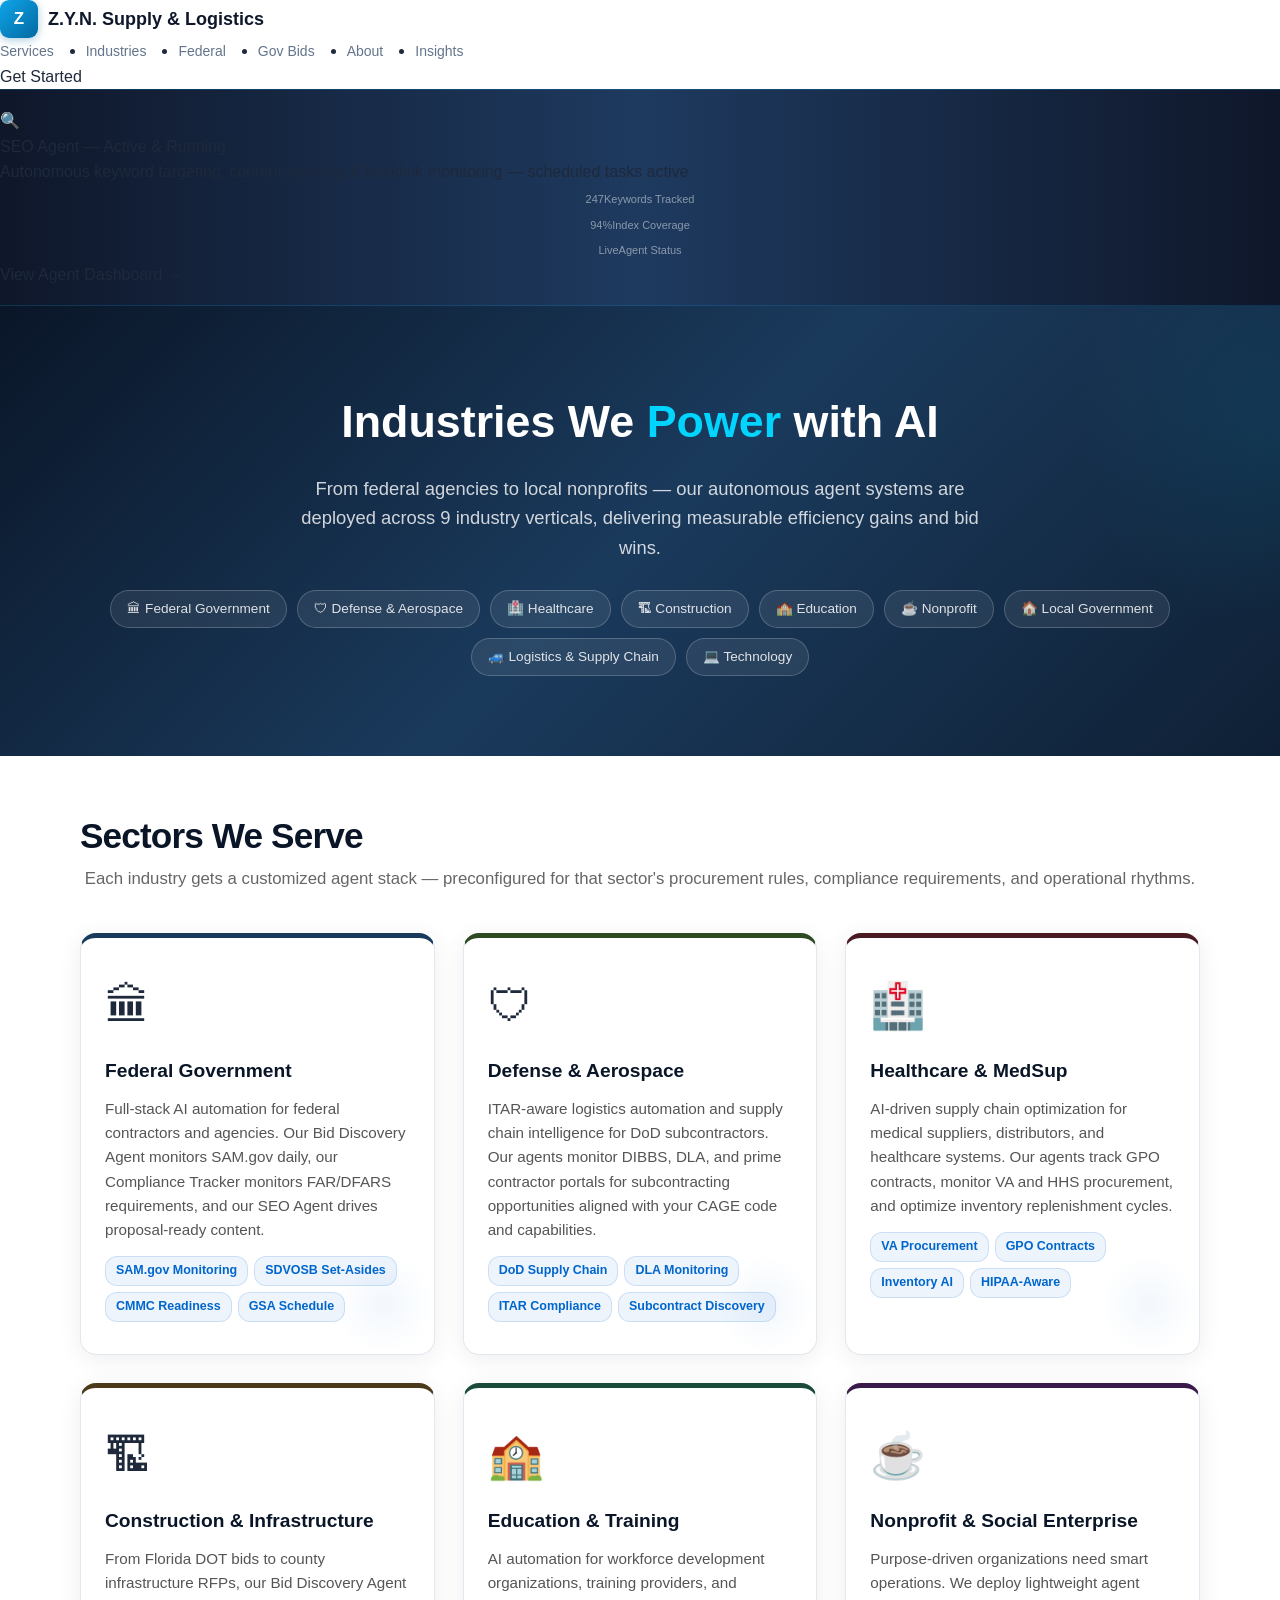
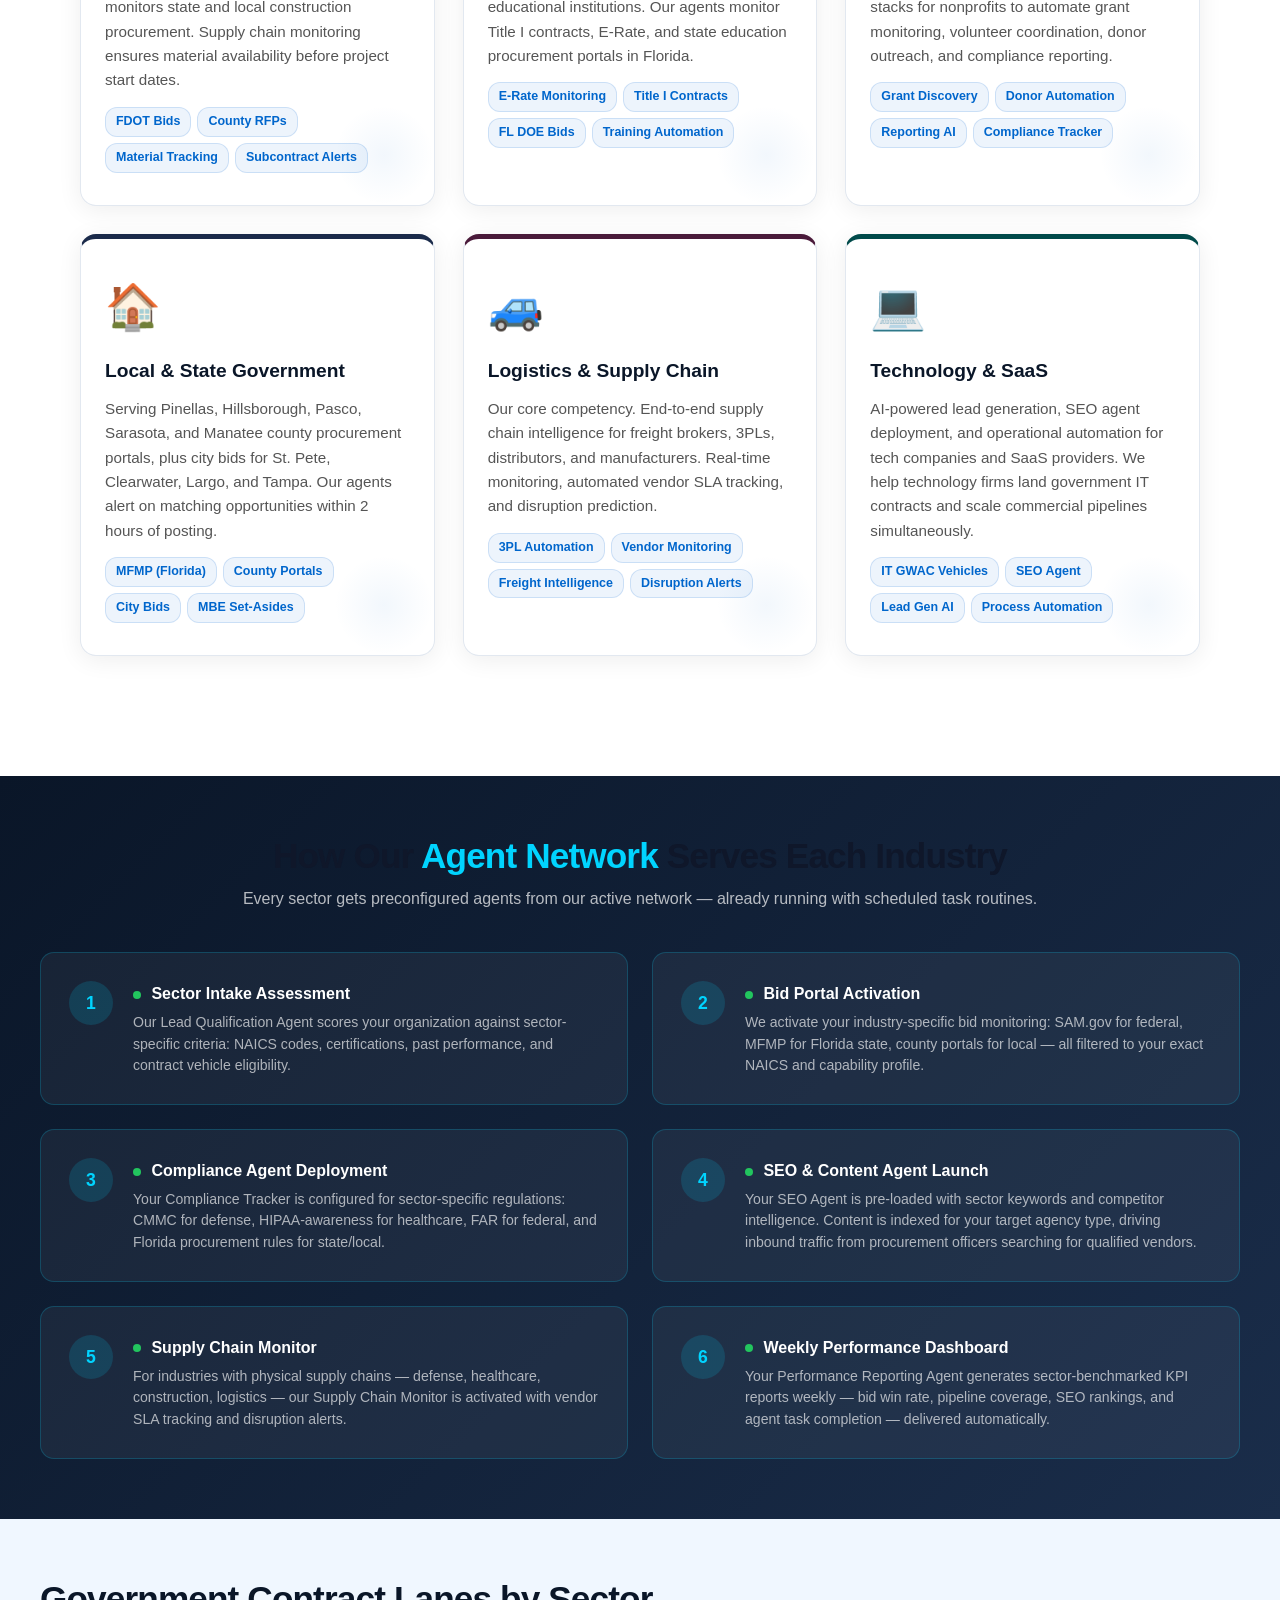
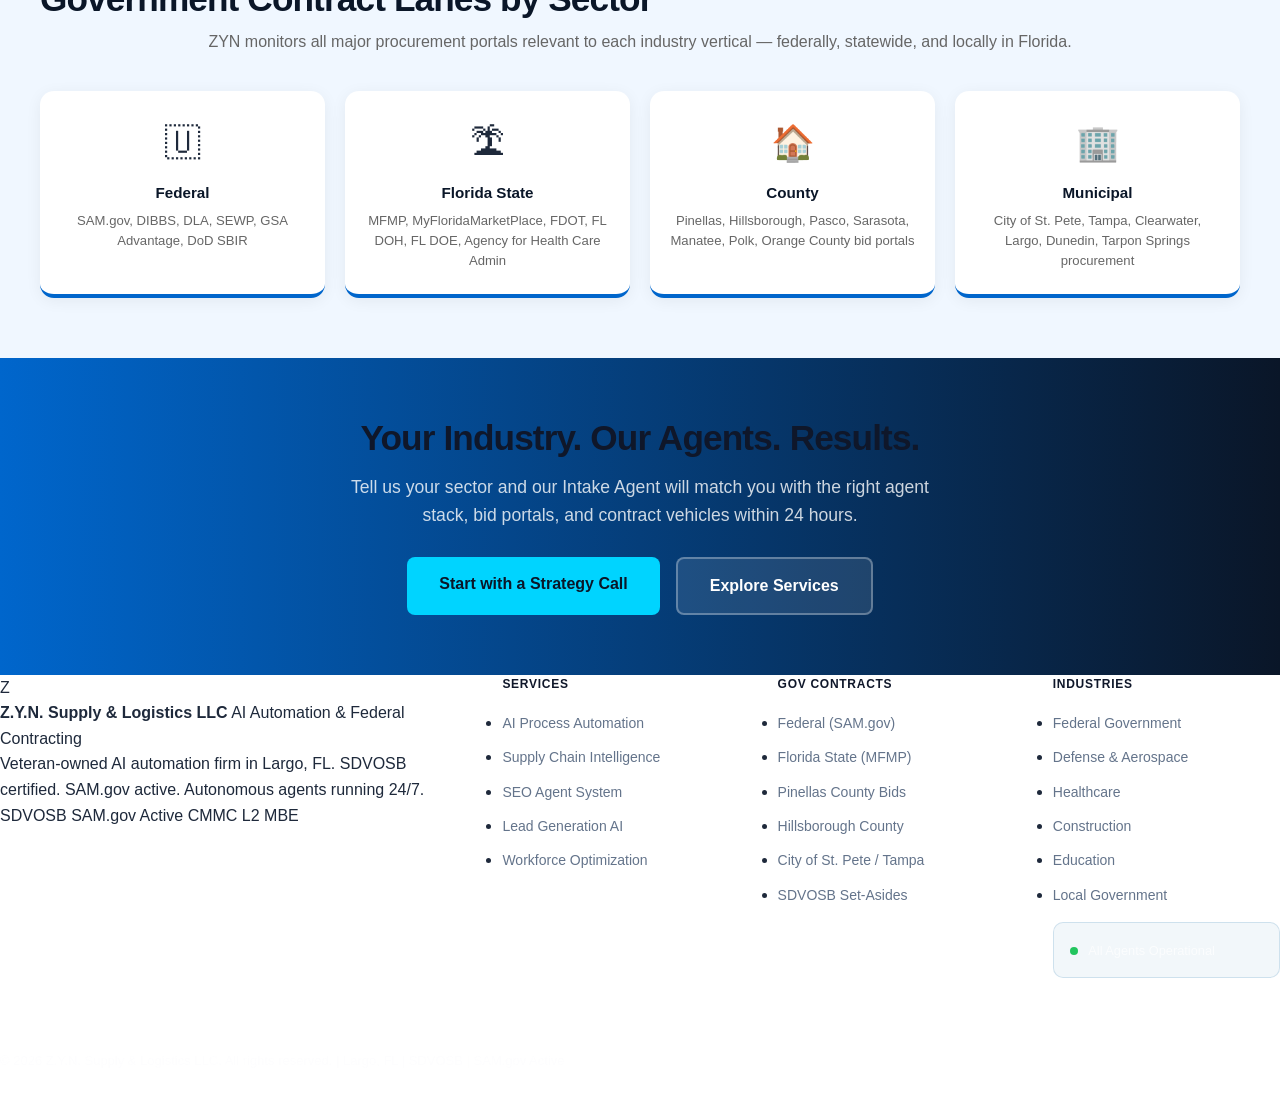
<file: industries.html>
<!DOCTYPE html>
<html lang="en">
<head>
  <meta charset="UTF-8" />
  <meta name="viewport" content="width=device-width, initial-scale=1.0"/>
  <title>Industries Served | Z.Y.N. Supply &amp; Logistics LLC | AI Automation Florida</title>
  <meta name="description" content="ZYN Supply &amp; Logistics serves federal agencies, defense contractors, healthcare, construction, education, nonprofits, and local government with AI automation and supply chain intelligence." />
  <meta name="keywords" content="AI automation industries Florida, defense contractor AI, healthcare supply chain AI, construction logistics automation, government contractor Florida, veteran owned AI firm" />
  <meta property="og:title" content="Industries Served | Z.Y.N. Supply &amp; Logistics LLC" />
  <meta property="og:description" content="AI automation and intelligent supply chain for federal, defense, healthcare, construction, education, nonprofit, and government sectors." />
  <link rel="stylesheet" href="styles.css" />
  <style>
    .industries-hero {
      background: linear-gradient(135deg, #0a1628 0%, #1a3a5c 50%, #0f2035 100%);
      padding: 80px 40px;
      text-align: center;
      color: #fff;
      position: relative;
      overflow: hidden;
    }
    .industries-hero::before {
      content: '';
      position: absolute;
      top: -30%;
      right: -20%;
      width: 500px;
      height: 500px;
      background: radial-gradient(circle, rgba(0,212,255,0.08) 0%, transparent 60%);
    }
    .industries-hero h1 {
      font-size: 2.8rem;
      font-weight: 800;
      margin-bottom: 16px;
      position: relative;
    }
    .industries-hero h1 span { color: #00d4ff; }
    .industries-hero p {
      font-size: 1.15rem;
      color: rgba(255,255,255,0.8);
      max-width: 700px;
      margin: 0 auto 28px;
      position: relative;
    }
    .hero-sectors {
      display: flex;
      justify-content: center;
      flex-wrap: wrap;
      gap: 10px;
      position: relative;
    }
    .hero-sector-tag {
      background: rgba(255,255,255,0.08);
      border: 1px solid rgba(255,255,255,0.2);
      color: rgba(255,255,255,0.85);
      padding: 7px 16px;
      border-radius: 20px;
      font-size: 0.85rem;
      font-weight: 500;
    }
    .industries-grid-section {
      padding: 60px 40px;
      max-width: 1200px;
      margin: 0 auto;
    }
    .industries-grid-section h2 {
      font-size: 2.2rem;
      font-weight: 800;
      color: #0a1628;
      margin-bottom: 10px;
    }
    .industries-grid-section .section-sub {
      color: #666;
      margin-bottom: 40px;
      font-size: 1.05rem;
    }
    .industries-grid {
      display: grid;
      grid-template-columns: repeat(3, 1fr);
      gap: 28px;
      margin-bottom: 60px;
    }
    .industry-card {
      background: #fff;
      border-radius: 16px;
      padding: 32px 24px;
      box-shadow: 0 4px 24px rgba(0,0,0,0.07);
      border-top: 5px solid #0066cc;
      transition: transform 0.2s, box-shadow 0.2s;
      position: relative;
      overflow: hidden;
    }
    .industry-card::before {
      content: '';
      position: absolute;
      bottom: 0; right: 0;
      width: 100px; height: 100px;
      background: radial-gradient(circle, rgba(0,102,204,0.05), transparent 70%);
    }
    .industry-card:hover {
      transform: translateY(-5px);
      box-shadow: 0 12px 40px rgba(0,102,204,0.15);
    }
    .industry-card.federal { border-top-color: #1a3a5c; }
    .industry-card.defense { border-top-color: #2d4a22; }
    .industry-card.healthcare { border-top-color: #4a1a22; }
    .industry-card.construction { border-top-color: #4a3a1a; }
    .industry-card.education { border-top-color: #1a4a3a; }
    .industry-card.nonprofit { border-top-color: #3a1a4a; }
    .industry-card.local-gov { border-top-color: #1a2a4a; }
    .industry-card.logistics { border-top-color: #4a1a3a; }
    .industry-card.tech { border-top-color: #004a4a; }
    .industry-icon {
      font-size: 2.8rem;
      margin-bottom: 14px;
    }
    .industry-card h3 {
      font-size: 1.2rem;
      font-weight: 800;
      color: #0a1628;
      margin-bottom: 10px;
    }
    .industry-card p {
      color: #555;
      font-size: 0.95rem;
      line-height: 1.6;
      margin-bottom: 14px;
    }
    .industry-services {
      display: flex;
      flex-wrap: wrap;
      gap: 6px;
    }
    .industry-tag {
      background: rgba(0,102,204,0.07);
      color: #0066cc;
      border: 1px solid rgba(0,102,204,0.15);
      padding: 4px 10px;
      border-radius: 12px;
      font-size: 0.78rem;
      font-weight: 600;
    }
    .agent-for-industry {
      background: linear-gradient(135deg, #0a1628, #1a2d4a);
      color: #fff;
      padding: 60px 40px;
    }
    .agent-for-industry-inner {
      max-width: 1200px;
      margin: 0 auto;
    }
    .agent-for-industry h2 {
      font-size: 2.2rem;
      font-weight: 800;
      margin-bottom: 10px;
      text-align: center;
    }
    .agent-for-industry h2 span { color: #00d4ff; }
    .agent-for-industry .section-sub {
      text-align: center;
      color: rgba(255,255,255,0.7);
      margin-bottom: 40px;
    }
    .agent-industry-grid {
      display: grid;
      grid-template-columns: repeat(2, 1fr);
      gap: 24px;
    }
    .agent-industry-card {
      background: rgba(255,255,255,0.05);
      border: 1px solid rgba(0,212,255,0.2);
      border-radius: 14px;
      padding: 28px;
      display: grid;
      grid-template-columns: auto 1fr;
      gap: 20px;
      align-items: start;
    }
    .agent-industry-num {
      width: 44px;
      height: 44px;
      background: rgba(0,212,255,0.15);
      border-radius: 50%;
      display: flex;
      align-items: center;
      justify-content: center;
      font-weight: 800;
      color: #00d4ff;
      font-size: 1.1rem;
      flex-shrink: 0;
    }
    .agent-industry-card h4 {
      font-weight: 700;
      margin-bottom: 6px;
      color: #fff;
      font-size: 1rem;
    }
    .agent-industry-card p {
      color: rgba(255,255,255,0.65);
      font-size: 0.88rem;
      line-height: 1.5;
    }
    .govcon-industry-section {
      background: #f0f7ff;
      padding: 60px 40px;
    }
    .govcon-industry-inner {
      max-width: 1200px;
      margin: 0 auto;
    }
    .govcon-industry-inner h2 {
      font-size: 2.2rem;
      font-weight: 800;
      color: #0a1628;
      margin-bottom: 10px;
    }
    .govcon-industry-inner .section-sub {
      color: #666;
      margin-bottom: 36px;
    }
    .govcon-industry-cards {
      display: grid;
      grid-template-columns: repeat(4, 1fr);
      gap: 20px;
    }
    .govcon-ind-card {
      background: #fff;
      border-radius: 14px;
      padding: 24px 20px;
      text-align: center;
      box-shadow: 0 3px 16px rgba(0,0,0,0.06);
      border-bottom: 4px solid #0066cc;
    }
    .govcon-ind-icon {
      font-size: 2.2rem;
      margin-bottom: 10px;
    }
    .govcon-ind-card h4 {
      font-size: 0.95rem;
      font-weight: 700;
      color: #0a1628;
      margin-bottom: 6px;
    }
    .govcon-ind-card p {
      font-size: 0.82rem;
      color: #666;
      line-height: 1.5;
    }
    .industries-cta {
      background: linear-gradient(90deg, #0066cc, #0a1628);
      padding: 60px 40px;
      text-align: center;
      color: #fff;
    }
    .industries-cta h2 {
      font-size: 2.2rem;
      font-weight: 800;
      margin-bottom: 14px;
    }
    .industries-cta p {
      color: rgba(255,255,255,0.8);
      font-size: 1.1rem;
      margin-bottom: 28px;
      max-width: 600px;
      margin-left: auto;
      margin-right: auto;
    }
    .agent-live-dot {
      display: inline-block;
      width: 8px;
      height: 8px;
      background: #22c55e;
      border-radius: 50%;
      margin-right: 6px;
      animation: agentPulse 2s infinite;
      vertical-align: middle;
    }
    @media (max-width: 768px) {
      .industries-grid { grid-template-columns: 1fr; }
      .agent-industry-grid { grid-template-columns: 1fr; }
      .govcon-industry-cards { grid-template-columns: repeat(2, 1fr); }
    }
  </style>

    <link rel="canonical" href="https://ancient1zion.github.io/zynsl-website/industries.html">
    <link rel="icon" type="image/svg+xml" href="data:image/svg+xml,%3Csvg xmlns='http://www.w3.org/2000/svg' viewBox='0 0 64 64'%3E%3Crect width='64' height='64' rx='12' fill='%2310B981'/%3E%3Ctext x='50%25' y='54%25' font-family='-apple-system,BlinkMacSystemFont,Segoe UI,Roboto,sans-serif' font-size='42' font-weight='800' text-anchor='middle' dominant-baseline='middle' fill='white'%3EZ%3C/text%3E%3C/svg%3E">
    <meta property="og:type" content="website">
    <meta property="og:site_name" content="Z.Y.N. Supply & Logistics LLC">
    <meta property="og:title" content="Industries Served | ZYN Supply & Logistics">
    <meta property="og:description" content="ZYN serves federal agencies, defense contractors, healthcare, construction, education, nonprofits, and local government with AI automation and supply chain intelligence.">
    <meta property="og:url" content="https://ancient1zion.github.io/zynsl-website/industries.html">
    <meta property="og:image" content="https://images.unsplash.com/photo-1581094794329-c8112a89af12?w=1200&h=630&fit=crop">
    <meta name="twitter:card" content="summary_large_image">
    <meta name="twitter:title" content="Industries Served | ZYN Supply & Logistics">
    <meta name="twitter:description" content="AI automation and supply chain intelligence across federal, healthcare, defense, education, and local government sectors.">
    <meta name="twitter:image" content="https://images.unsplash.com/photo-1581094794329-c8112a89af12?w=1200&h=630&fit=crop">
    <script type="application/ld+json">
    {
      "@context": "https://schema.org",
      "@type": "Organization",
      "name": "Z.Y.N. Supply & Logistics LLC",
      "url": "https://ancient1zion.github.io/zynsl-website/",
      "description": "Veteran-owned, minority-owned SDVOSB providing AI automation and federal contracting services.",
      "address": {"@type": "PostalAddress", "addressLocality": "Largo", "addressRegion": "FL", "postalCode": "33771", "addressCountry": "US"},
      "areaServed": ["Florida", "United States"]
    }
    </script>
  </head>
<body>
  <!-- Navigation -->
  <nav class="navbar">
    <div class="nav-container">
      <a href="index.html" class="nav-logo">
        <div class="logo-icon">Z</div>
        <span><strong>Z.Y.N.</strong> Supply &amp; Logistics</span>
      </a>
      <ul class="nav-links">
        <li><a href="services.html">Services</a></li>
        <li><a href="industries.html" class="active">Industries</a></li>
        <li><a href="federal.html">Federal</a></li>
        <li><a href="federal.html#gov-bids">Gov Bids</a></li>
        <li><a href="about.html">About</a></li>
        <li><a href="insights.html">Insights</a></li>
      </ul>
      <a href="contact.html" class="nav-cta">Get Started</a>
    </div>
  </nav>
  <main role="main">

  <!-- SEO Agent Banner -->
  <div class="seo-agent-banner">
    <div class="seo-banner-inner">
      <div class="seo-banner-left">
        <div class="seo-icon">&#128269;</div>
        <div>
          <div class="seo-banner-title">SEO Agent &#8212; Active &amp; Running</div>
          <div class="seo-banner-sub">Autonomous keyword targeting, content indexing &amp; backlink monitoring &#8212; scheduled tasks active</div>
        </div>
      </div>
      <div class="seo-banner-metrics">
        <div class="seo-metric"><span class="seo-metric-value">247</span><span class="seo-metric-label">Keywords Tracked</span></div>
        <div class="seo-metric"><span class="seo-metric-value">94%</span><span class="seo-metric-label">Index Coverage</span></div>
        <div class="seo-metric"><span class="seo-metric-value seo-live">Live</span><span class="seo-metric-label">Agent Status</span></div>
      </div>
      <a href="contact.html" class="seo-banner-cta">View Agent Dashboard &#8594;</a>
    </div>
  </div>

  <!-- Hero -->
  <section class="industries-hero">
    <h1>Industries We <span>Power</span> with AI</h1>
    <p>From federal agencies to local nonprofits &#8212; our autonomous agent systems are deployed across 9 industry verticals, delivering measurable efficiency gains and bid wins.</p>
    <div class="hero-sectors">
      <span class="hero-sector-tag">&#127963; Federal Government</span>
      <span class="hero-sector-tag">&#128737; Defense &amp; Aerospace</span>
      <span class="hero-sector-tag">&#127973; Healthcare</span>
      <span class="hero-sector-tag">&#127959; Construction</span>
      <span class="hero-sector-tag">&#127979; Education</span>
      <span class="hero-sector-tag">&#9749; Nonprofit</span>
      <span class="hero-sector-tag">&#127968; Local Government</span>
      <span class="hero-sector-tag">&#128665; Logistics &amp; Supply Chain</span>
      <span class="hero-sector-tag">&#128187; Technology</span>
    </div>
  </section>

  <!-- Industries Grid -->
  <section class="industries-grid-section">
    <h2>Sectors We Serve</h2>
    <p class="section-sub">Each industry gets a customized agent stack &#8212; preconfigured for that sector's procurement rules, compliance requirements, and operational rhythms.</p>
    <div class="industries-grid">
      <!-- Federal Government -->
      <div class="industry-card federal">
        <div class="industry-icon">&#127963;</div>
        <h3>Federal Government</h3>
        <p>Full-stack AI automation for federal contractors and agencies. Our Bid Discovery Agent monitors SAM.gov daily, our Compliance Tracker monitors FAR/DFARS requirements, and our SEO Agent drives proposal-ready content.</p>
        <div class="industry-services">
          <span class="industry-tag">SAM.gov Monitoring</span>
          <span class="industry-tag">SDVOSB Set-Asides</span>
          <span class="industry-tag">CMMC Readiness</span>
          <span class="industry-tag">GSA Schedule</span>
        </div>
      </div>
      <!-- Defense -->
      <div class="industry-card defense">
        <div class="industry-icon">&#128737;</div>
        <h3>Defense &amp; Aerospace</h3>
        <p>ITAR-aware logistics automation and supply chain intelligence for DoD subcontractors. Our agents monitor DIBBS, DLA, and prime contractor portals for subcontracting opportunities aligned with your CAGE code and capabilities.</p>
        <div class="industry-services">
          <span class="industry-tag">DoD Supply Chain</span>
          <span class="industry-tag">DLA Monitoring</span>
          <span class="industry-tag">ITAR Compliance</span>
          <span class="industry-tag">Subcontract Discovery</span>
        </div>
      </div>
      <!-- Healthcare -->
      <div class="industry-card healthcare">
        <div class="industry-icon">&#127973;</div>
        <h3>Healthcare &amp; MedSup</h3>
        <p>AI-driven supply chain optimization for medical suppliers, distributors, and healthcare systems. Our agents track GPO contracts, monitor VA and HHS procurement, and optimize inventory replenishment cycles.</p>
        <div class="industry-services">
          <span class="industry-tag">VA Procurement</span>
          <span class="industry-tag">GPO Contracts</span>
          <span class="industry-tag">Inventory AI</span>
          <span class="industry-tag">HIPAA-Aware</span>
        </div>
      </div>
      <!-- Construction -->
      <div class="industry-card construction">
        <div class="industry-icon">&#127959;</div>
        <h3>Construction &amp; Infrastructure</h3>
        <p>From Florida DOT bids to county infrastructure RFPs, our Bid Discovery Agent monitors state and local construction procurement. Supply chain monitoring ensures material availability before project start dates.</p>
        <div class="industry-services">
          <span class="industry-tag">FDOT Bids</span>
          <span class="industry-tag">County RFPs</span>
          <span class="industry-tag">Material Tracking</span>
          <span class="industry-tag">Subcontract Alerts</span>
        </div>
      </div>
      <!-- Education -->
      <div class="industry-card education">
        <div class="industry-icon">&#127979;</div>
        <h3>Education &amp; Training</h3>
        <p>AI automation for workforce development organizations, training providers, and educational institutions. Our agents monitor Title I contracts, E-Rate, and state education procurement portals in Florida.</p>
        <div class="industry-services">
          <span class="industry-tag">E-Rate Monitoring</span>
          <span class="industry-tag">Title I Contracts</span>
          <span class="industry-tag">FL DOE Bids</span>
          <span class="industry-tag">Training Automation</span>
        </div>
      </div>
      <!-- Nonprofit -->
      <div class="industry-card nonprofit">
        <div class="industry-icon">&#9749;</div>
        <h3>Nonprofit &amp; Social Enterprise</h3>
        <p>Purpose-driven organizations need smart operations. We deploy lightweight agent stacks for nonprofits to automate grant monitoring, volunteer coordination, donor outreach, and compliance reporting.</p>
        <div class="industry-services">
          <span class="industry-tag">Grant Discovery</span>
          <span class="industry-tag">Donor Automation</span>
          <span class="industry-tag">Reporting AI</span>
          <span class="industry-tag">Compliance Tracker</span>
        </div>
      </div>
      <!-- Local Government -->
      <div class="industry-card local-gov">
        <div class="industry-icon">&#127968;</div>
        <h3>Local &amp; State Government</h3>
        <p>Serving Pinellas, Hillsborough, Pasco, Sarasota, and Manatee county procurement portals, plus city bids for St. Pete, Clearwater, Largo, and Tampa. Our agents alert on matching opportunities within 2 hours of posting.</p>
        <div class="industry-services">
          <span class="industry-tag">MFMP (Florida)</span>
          <span class="industry-tag">County Portals</span>
          <span class="industry-tag">City Bids</span>
          <span class="industry-tag">MBE Set-Asides</span>
        </div>
      </div>
      <!-- Logistics -->
      <div class="industry-card logistics">
        <div class="industry-icon">&#128665;</div>
        <h3>Logistics &amp; Supply Chain</h3>
        <p>Our core competency. End-to-end supply chain intelligence for freight brokers, 3PLs, distributors, and manufacturers. Real-time monitoring, automated vendor SLA tracking, and disruption prediction.</p>
        <div class="industry-services">
          <span class="industry-tag">3PL Automation</span>
          <span class="industry-tag">Vendor Monitoring</span>
          <span class="industry-tag">Freight Intelligence</span>
          <span class="industry-tag">Disruption Alerts</span>
        </div>
      </div>
      <!-- Technology -->
      <div class="industry-card tech">
        <div class="industry-icon">&#128187;</div>
        <h3>Technology &amp; SaaS</h3>
        <p>AI-powered lead generation, SEO agent deployment, and operational automation for tech companies and SaaS providers. We help technology firms land government IT contracts and scale commercial pipelines simultaneously.</p>
        <div class="industry-services">
          <span class="industry-tag">IT GWAC Vehicles</span>
          <span class="industry-tag">SEO Agent</span>
          <span class="industry-tag">Lead Gen AI</span>
          <span class="industry-tag">Process Automation</span>
        </div>
      </div>
    </div>
  </section>

  <!-- Agent-Powered by Industry -->
  <section class="agent-for-industry">
    <div class="agent-for-industry-inner">
      <h2>How Our <span>Agent Network</span> Serves Each Industry</h2>
      <p class="section-sub">Every sector gets preconfigured agents from our active network &#8212; already running with scheduled task routines.</p>
      <div class="agent-industry-grid">
        <div class="agent-industry-card">
          <div class="agent-industry-num">1</div>
          <div>
            <h4><span class="agent-live-dot"></span> Sector Intake Assessment</h4>
            <p>Our Lead Qualification Agent scores your organization against sector-specific criteria: NAICS codes, certifications, past performance, and contract vehicle eligibility.</p>
          </div>
        </div>
        <div class="agent-industry-card">
          <div class="agent-industry-num">2</div>
          <div>
            <h4><span class="agent-live-dot"></span> Bid Portal Activation</h4>
            <p>We activate your industry-specific bid monitoring: SAM.gov for federal, MFMP for Florida state, county portals for local &#8212; all filtered to your exact NAICS and capability profile.</p>
          </div>
        </div>
        <div class="agent-industry-card">
          <div class="agent-industry-num">3</div>
          <div>
            <h4><span class="agent-live-dot"></span> Compliance Agent Deployment</h4>
            <p>Your Compliance Tracker is configured for sector-specific regulations: CMMC for defense, HIPAA-awareness for healthcare, FAR for federal, and Florida procurement rules for state/local.</p>
          </div>
        </div>
        <div class="agent-industry-card">
          <div class="agent-industry-num">4</div>
          <div>
            <h4><span class="agent-live-dot"></span> SEO &amp; Content Agent Launch</h4>
            <p>Your SEO Agent is pre-loaded with sector keywords and competitor intelligence. Content is indexed for your target agency type, driving inbound traffic from procurement officers searching for qualified vendors.</p>
          </div>
        </div>
        <div class="agent-industry-card">
          <div class="agent-industry-num">5</div>
          <div>
            <h4><span class="agent-live-dot"></span> Supply Chain Monitor</h4>
            <p>For industries with physical supply chains &#8212; defense, healthcare, construction, logistics &#8212; our Supply Chain Monitor is activated with vendor SLA tracking and disruption alerts.</p>
          </div>
        </div>
        <div class="agent-industry-card">
          <div class="agent-industry-num">6</div>
          <div>
            <h4><span class="agent-live-dot"></span> Weekly Performance Dashboard</h4>
            <p>Your Performance Reporting Agent generates sector-benchmarked KPI reports weekly &#8212; bid win rate, pipeline coverage, SEO rankings, and agent task completion &#8212; delivered automatically.</p>
          </div>
        </div>
      </div>
    </div>
  </section>

  <!-- Government Contracting by Sector -->
  <section class="govcon-industry-section">
    <div class="govcon-industry-inner">
      <h2>Government Contract Lanes by Sector</h2>
      <p class="section-sub">ZYN monitors all major procurement portals relevant to each industry vertical &#8212; federally, statewide, and locally in Florida.</p>
      <div class="govcon-industry-cards">
        <div class="govcon-ind-card">
          <div class="govcon-ind-icon">&#127482;&#65039;</div>
          <h4>Federal</h4>
          <p>SAM.gov, DIBBS, DLA, SEWP, GSA Advantage, DoD SBIR</p>
        </div>
        <div class="govcon-ind-card">
          <div class="govcon-ind-icon">&#127965;</div>
          <h4>Florida State</h4>
          <p>MFMP, MyFloridaMarketPlace, FDOT, FL DOH, FL DOE, Agency for Health Care Admin</p>
        </div>
        <div class="govcon-ind-card">
          <div class="govcon-ind-icon">&#127968;</div>
          <h4>County</h4>
          <p>Pinellas, Hillsborough, Pasco, Sarasota, Manatee, Polk, Orange County bid portals</p>
        </div>
        <div class="govcon-ind-card">
          <div class="govcon-ind-icon">&#127970;</div>
          <h4>Municipal</h4>
          <p>City of St. Pete, Tampa, Clearwater, Largo, Dunedin, Tarpon Springs procurement</p>
        </div>
      </div>
    </div>
  </section>

  <!-- CTA -->
  <section class="industries-cta">
    <h2>Your Industry. Our Agents. Results.</h2>
    <p>Tell us your sector and our Intake Agent will match you with the right agent stack, bid portals, and contract vehicles within 24 hours.</p>
    <div style="display:flex;justify-content:center;gap:16px;flex-wrap:wrap">
      <a href="contact.html" style="background:#00d4ff;color:#0a1628;padding:14px 32px;border-radius:8px;font-weight:700;text-decoration:none;font-size:1rem;">Start with a Strategy Call</a>
      <a href="services.html" style="background:rgba(255,255,255,0.1);color:#fff;border:2px solid rgba(255,255,255,0.3);padding:14px 32px;border-radius:8px;font-weight:700;text-decoration:none;font-size:1rem;">Explore Services</a>
    </div>
  </section>

  <!-- Footer -->
  </main>
  <footer class="site-footer">
    <div class="footer-grid-4">
      <div class="footer-col">
        <div class="footer-brand">
          <div class="footer-logo-icon">Z</div>
          <div>
            <strong>Z.Y.N. Supply &amp; Logistics LLC</strong>
            <span>AI Automation &amp; Federal Contracting</span>
          </div>
        </div>
        <p class="footer-desc">Veteran-owned AI automation firm in Largo, FL. SDVOSB certified. SAM.gov active. Autonomous agents running 24/7.</p>
        <div class="footer-badges">
          <span class="footer-badge">SDVOSB</span>
          <span class="footer-badge">SAM.gov Active</span>
          <span class="footer-badge">CMMC L2</span>
          <span class="footer-badge">MBE</span>
        </div>
      </div>
      <div class="footer-col">
        <h4>Services</h4>
        <ul>
          <li><a href="services.html">AI Process Automation</a></li>
          <li><a href="services.html">Supply Chain Intelligence</a></li>
          <li><a href="services.html">SEO Agent System</a></li>
          <li><a href="services.html">Lead Generation AI</a></li>
          <li><a href="services.html">Workforce Optimization</a></li>
        </ul>
      </div>
      <div class="footer-col">
        <h4>Gov Contracts</h4>
        <ul>
          <li><a href="federal.html">Federal (SAM.gov)</a></li>
          <li><a href="federal.html#gov-bids">Florida State (MFMP)</a></li>
          <li><a href="federal.html#gov-bids">Pinellas County Bids</a></li>
          <li><a href="federal.html#gov-bids">Hillsborough County</a></li>
          <li><a href="federal.html#gov-bids">City of St. Pete / Tampa</a></li>
          <li><a href="federal.html#gov-bids">SDVOSB Set-Asides</a></li>
        </ul>
      </div>
      <div class="footer-col">
        <h4>Industries</h4>
        <ul>
          <li><a href="industries.html">Federal Government</a></li>
          <li><a href="industries.html">Defense &amp; Aerospace</a></li>
          <li><a href="industries.html">Healthcare</a></li>
          <li><a href="industries.html">Construction</a></li>
          <li><a href="industries.html">Education</a></li>
          <li><a href="industries.html">Local Government</a></li>
        </ul>
        <div class="footer-agent-status">
          <span class="agent-live-dot" style="width:8px;height:8px;background:#22c55e;border-radius:50%;display:inline-block;animation:agentPulse 2s infinite;"></span>
          <span style="font-size:0.8rem;color:rgba(255,255,255,0.7)">All Agents Operational</span>
        </div>
      </div>
    </div>
    <div class="footer-bottom">
      <p>&copy; 2026 Z.Y.N. Supply &amp; Logistics LLC. All rights reserved. | Largo, FL | SDVOSB | SAM.gov Active</p>
    </div>
  </footer>
</body>
<!-- deploy trigger -->
</html>
</file>
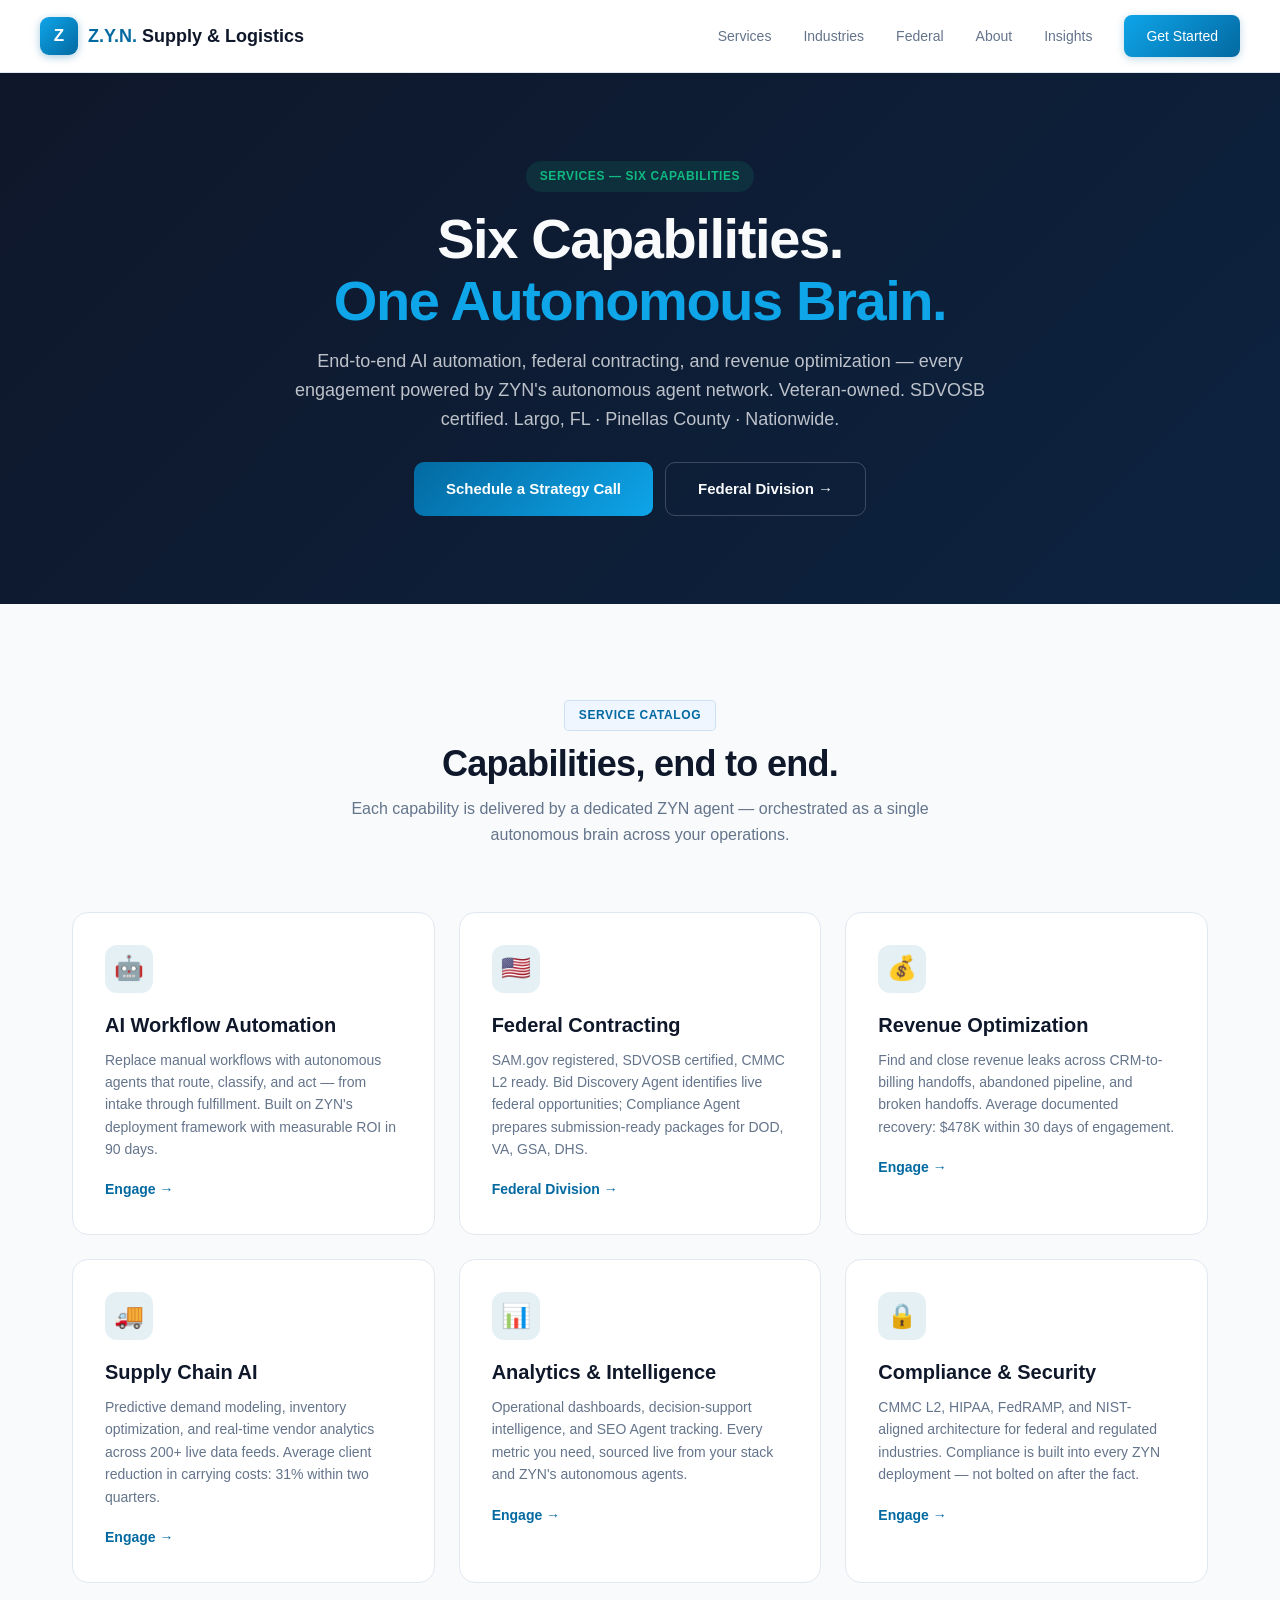
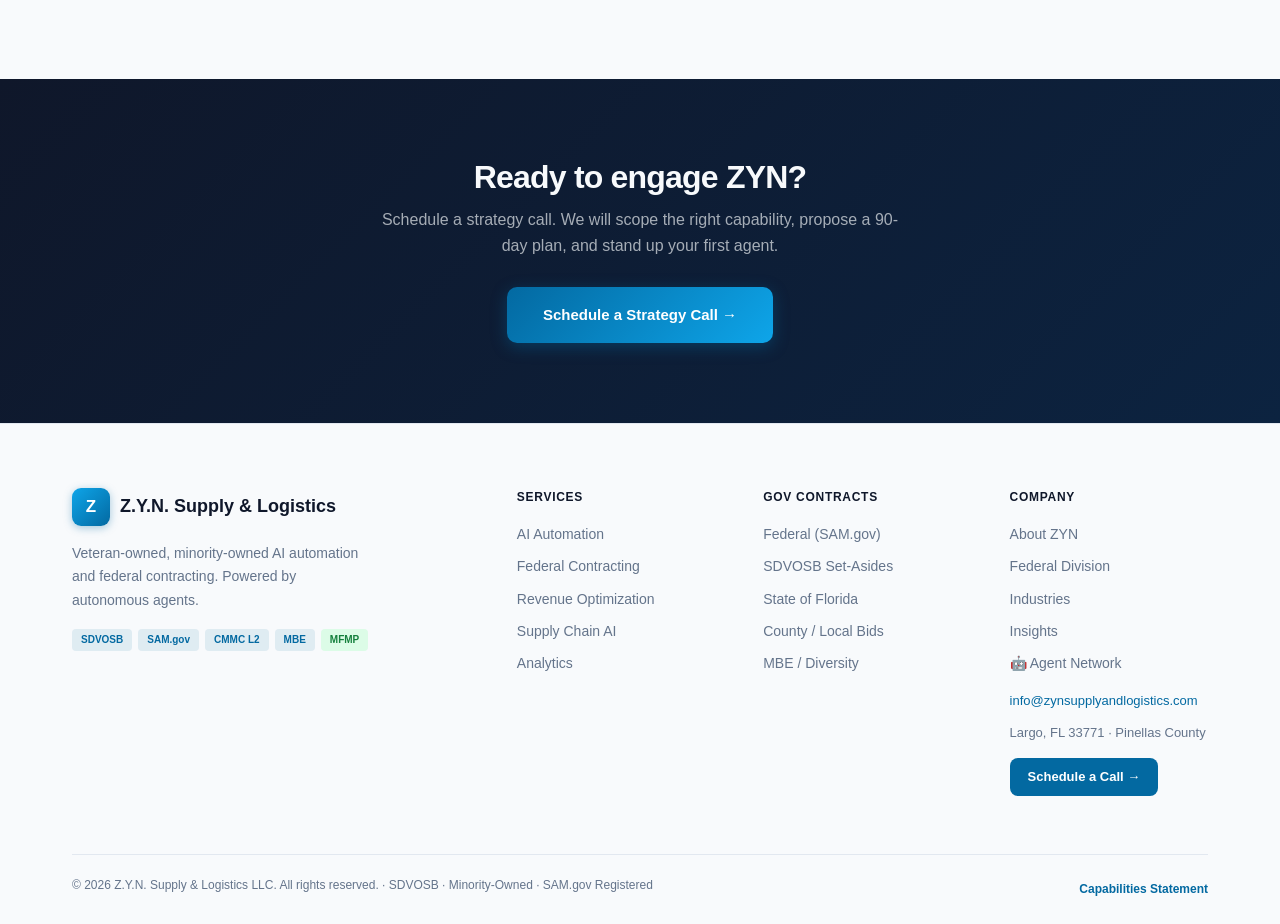
<file: services.html>
<!DOCTYPE html>
<html lang="en">
  <head>
    <meta charset="UTF-8">
    <meta name="viewport" content="width=device-width,initial-scale=1.0">
    <title>Services - Z.Y.N. Supply &amp; Logistics LLC | AI Automation, Federal Contracting, Supply Chain</title>
    <meta name="description" content="Six core capabilities from ZYN Supply & Logistics LLC: AI workflow automation, federal contracting, revenue optimization, supply chain AI, analytics, and compliance. Veteran-owned, SDVOSB certified. Largo, FL.">
    <link rel="canonical" href="https://ancient1zion.github.io/zynsl-website/services.html">
    <link rel="icon" type="image/svg+xml" href="data:image/svg+xml,%3Csvg xmlns='http://www.w3.org/2000/svg' viewBox='0 0 64 64'%3E%3Crect width='64' height='64' rx='12' fill='%2310B981'/%3E%3Ctext x='50%25' y='54%25' font-family='-apple-system,BlinkMacSystemFont,Segoe UI,Roboto,sans-serif' font-size='42' font-weight='800' text-anchor='middle' dominant-baseline='middle' fill='white'%3EZ%3C/text%3E%3C/svg%3E">
    <meta property="og:type" content="website">
    <meta property="og:site_name" content="Z.Y.N. Supply & Logistics LLC">
    <meta property="og:title" content="Services | Z.Y.N. Supply & Logistics LLC">
    <meta property="og:description" content="Six capabilities. One autonomous brain. AI automation, federal contracting, revenue optimization, supply chain AI, analytics, and compliance.">
    <meta property="og:url" content="https://ancient1zion.github.io/zynsl-website/services.html">
    <meta property="og:image" content="https://images.unsplash.com/photo-1551434678-e076c223a692?w=1200&h=630&fit=crop">
    <meta name="twitter:card" content="summary_large_image">
    <meta name="twitter:title" content="Services | ZYN Supply & Logistics">
    <meta name="twitter:description" content="Six core capabilities: AI automation, federal contracting, revenue optimization, supply chain AI, analytics, compliance.">
    <meta name="twitter:image" content="https://images.unsplash.com/photo-1551434678-e076c223a692?w=1200&h=630&fit=crop">
    <script type="application/ld+json">
    {
      "@context": "https://schema.org",
      "@type": "Service",
      "provider": {
        "@type": "Organization",
        "name": "Z.Y.N. Supply & Logistics LLC",
        "url": "https://ancient1zion.github.io/zynsl-website/",
        "address": {"@type": "PostalAddress", "addressLocality": "Largo", "addressRegion": "FL", "postalCode": "33771", "addressCountry": "US"}
      },
      "areaServed": ["Florida", "United States"],
      "hasOfferCatalog": {
        "@type": "OfferCatalog",
        "name": "ZYN Capabilities",
        "itemListElement": [
          {"@type": "Offer", "itemOffered": {"@type": "Service", "name": "AI Workflow Automation"}},
          {"@type": "Offer", "itemOffered": {"@type": "Service", "name": "Federal Contracting (SAM.gov, SDVOSB, GSA)"}},
          {"@type": "Offer", "itemOffered": {"@type": "Service", "name": "Revenue Optimization"}},
          {"@type": "Offer", "itemOffered": {"@type": "Service", "name": "Supply Chain AI"}},
          {"@type": "Offer", "itemOffered": {"@type": "Service", "name": "Analytics & Intelligence"}},
          {"@type": "Offer", "itemOffered": {"@type": "Service", "name": "Compliance & Security (CMMC, HIPAA, FedRAMP, NIST)"}}
        ]
      }
    }
    </script>
    <link rel="stylesheet" href="styles.css">
  </head>
  <body>
    <nav class="nav">
      <div class="nav-inner">
        <a href="index.html" class="nav-logo"><div class="logo-icon">Z</div><span><span class="blue">Z.Y.N.</span> Supply &amp; Logistics</span></a>
        <div class="nav-links">
          <a href="services.html" class="active">Services</a><a href="industries.html">Industries</a><a href="federal.html">Federal</a><a href="about.html">About</a><a href="insights.html">Insights</a>
          <a href="contact.html" class="btn-nav">Get Started</a>
        </div>
        <button class="hamburger" id="hamburger">&#9776;</button>
      </div>
      <div class="mobile-menu" id="mobileMenu">
        <a href="services.html">Services</a><a href="industries.html">Industries</a><a href="federal.html">Federal</a><a href="about.html">About</a><a href="insights.html">Insights</a><a href="contact.html" class="btn-nav">Get Started</a>
      </div>
    </nav>
    <main role="main">
    <section style="padding:88px 0;background:linear-gradient(135deg,#0f172a,#0c2340);color:#f8fafc;">
      <div class="container" style="text-align:center;">
        <div style="display:inline-block;padding:6px 14px;background:rgba(16,185,129,.12);color:#10B981;border-radius:100px;font-size:12px;font-weight:700;letter-spacing:.05em;margin-bottom:16px;">SERVICES &mdash; SIX CAPABILITIES</div>
        <h1 style="font-size:56px;font-weight:800;letter-spacing:-.025em;line-height:1.1;margin-bottom:16px;color:#f8fafc;">Six Capabilities.<br><span style="color:#0ea5e9;">One Autonomous Brain.</span></h1>
        <p style="color:rgba(248,250,252,.75);font-size:18px;max-width:720px;margin:0 auto 28px;">End-to-end AI automation, federal contracting, and revenue optimization &mdash; every engagement powered by ZYN's autonomous agent network. Veteran-owned. SDVOSB certified. Largo, FL &middot; Pinellas County &middot; Nationwide.</p>
        <div style="display:flex;gap:12px;justify-content:center;flex-wrap:wrap;">
          <a href="contact.html" style="display:inline-flex;align-items:center;gap:8px;background:linear-gradient(135deg,#0369a1,#0ea5e9);color:#fff;padding:14px 32px;border-radius:10px;font-weight:700;font-size:15px;text-decoration:none;">Schedule a Strategy Call</a>
          <a href="federal.html" style="display:inline-flex;align-items:center;gap:8px;background:transparent;color:#f8fafc;border:1px solid rgba(248,250,252,.2);padding:14px 32px;border-radius:10px;font-weight:700;font-size:15px;text-decoration:none;">Federal Division &rarr;</a>
        </div>
      </div>
    </section>
    <section style="padding:96px 0;background:#f8fafc;">
      <div class="container">
        <div style="text-align:center;margin-bottom:64px;">
          <div class="section-eyebrow" style="color:#0369a1;font-weight:700;font-size:12px;letter-spacing:.05em;margin-bottom:12px;">SERVICE CATALOG</div>
          <h2 style="font-size:36px;font-weight:800;color:#0f172a;letter-spacing:-.02em;margin-bottom:12px;">Capabilities, end to end.</h2>
          <p style="color:#64748b;font-size:16px;max-width:640px;margin:0 auto;">Each capability is delivered by a dedicated ZYN agent &mdash; orchestrated as a single autonomous brain across your operations.</p>
        </div>
        <div style="display:grid;grid-template-columns:repeat(auto-fit,minmax(320px,1fr));gap:24px;">
          <div style="background:#fff;border:1px solid #e2e8f0;border-radius:16px;padding:32px;">
            <div style="width:48px;height:48px;border-radius:12px;background:rgba(3,105,161,.1);display:flex;align-items:center;justify-content:center;font-size:24px;margin-bottom:16px;">&#x1F916;</div>
            <h3 style="font-size:20px;font-weight:800;color:#0f172a;margin-bottom:8px;">AI Workflow Automation</h3>
            <p style="color:#64748b;font-size:14px;line-height:1.6;margin-bottom:16px;">Replace manual workflows with autonomous agents that route, classify, and act &mdash; from intake through fulfillment. Built on ZYN's deployment framework with measurable ROI in 90 days.</p>
            <a href="contact.html" style="color:#0369a1;font-size:14px;font-weight:700;text-decoration:none;">Engage &rarr;</a>
          </div>
          <div style="background:#fff;border:1px solid #e2e8f0;border-radius:16px;padding:32px;">
            <div style="width:48px;height:48px;border-radius:12px;background:rgba(3,105,161,.1);display:flex;align-items:center;justify-content:center;font-size:24px;margin-bottom:16px;">&#x1F1FA;&#x1F1F8;</div>
            <h3 style="font-size:20px;font-weight:800;color:#0f172a;margin-bottom:8px;">Federal Contracting</h3>
            <p style="color:#64748b;font-size:14px;line-height:1.6;margin-bottom:16px;">SAM.gov registered, SDVOSB certified, CMMC L2 ready. Bid Discovery Agent identifies live federal opportunities; Compliance Agent prepares submission-ready packages for DOD, VA, GSA, DHS.</p>
            <a href="federal.html" style="color:#0369a1;font-size:14px;font-weight:700;text-decoration:none;">Federal Division &rarr;</a>
          </div>
          <div style="background:#fff;border:1px solid #e2e8f0;border-radius:16px;padding:32px;">
            <div style="width:48px;height:48px;border-radius:12px;background:rgba(3,105,161,.1);display:flex;align-items:center;justify-content:center;font-size:24px;margin-bottom:16px;">&#x1F4B0;</div>
            <h3 style="font-size:20px;font-weight:800;color:#0f172a;margin-bottom:8px;">Revenue Optimization</h3>
            <p style="color:#64748b;font-size:14px;line-height:1.6;margin-bottom:16px;">Find and close revenue leaks across CRM-to-billing handoffs, abandoned pipeline, and broken handoffs. Average documented recovery: $478K within 30 days of engagement.</p>
            <a href="contact.html" style="color:#0369a1;font-size:14px;font-weight:700;text-decoration:none;">Engage &rarr;</a>
          </div>
          <div style="background:#fff;border:1px solid #e2e8f0;border-radius:16px;padding:32px;">
            <div style="width:48px;height:48px;border-radius:12px;background:rgba(3,105,161,.1);display:flex;align-items:center;justify-content:center;font-size:24px;margin-bottom:16px;">&#x1F69A;</div>
            <h3 style="font-size:20px;font-weight:800;color:#0f172a;margin-bottom:8px;">Supply Chain AI</h3>
            <p style="color:#64748b;font-size:14px;line-height:1.6;margin-bottom:16px;">Predictive demand modeling, inventory optimization, and real-time vendor analytics across 200+ live data feeds. Average client reduction in carrying costs: 31% within two quarters.</p>
            <a href="contact.html" style="color:#0369a1;font-size:14px;font-weight:700;text-decoration:none;">Engage &rarr;</a>
          </div>
          <div style="background:#fff;border:1px solid #e2e8f0;border-radius:16px;padding:32px;">
            <div style="width:48px;height:48px;border-radius:12px;background:rgba(3,105,161,.1);display:flex;align-items:center;justify-content:center;font-size:24px;margin-bottom:16px;">&#x1F4CA;</div>
            <h3 style="font-size:20px;font-weight:800;color:#0f172a;margin-bottom:8px;">Analytics &amp; Intelligence</h3>
            <p style="color:#64748b;font-size:14px;line-height:1.6;margin-bottom:16px;">Operational dashboards, decision-support intelligence, and SEO Agent tracking. Every metric you need, sourced live from your stack and ZYN's autonomous agents.</p>
            <a href="contact.html" style="color:#0369a1;font-size:14px;font-weight:700;text-decoration:none;">Engage &rarr;</a>
          </div>
          <div style="background:#fff;border:1px solid #e2e8f0;border-radius:16px;padding:32px;">
            <div style="width:48px;height:48px;border-radius:12px;background:rgba(3,105,161,.1);display:flex;align-items:center;justify-content:center;font-size:24px;margin-bottom:16px;">&#x1F512;</div>
            <h3 style="font-size:20px;font-weight:800;color:#0f172a;margin-bottom:8px;">Compliance &amp; Security</h3>
            <p style="color:#64748b;font-size:14px;line-height:1.6;margin-bottom:16px;">CMMC L2, HIPAA, FedRAMP, and NIST-aligned architecture for federal and regulated industries. Compliance is built into every ZYN deployment &mdash; not bolted on after the fact.</p>
            <a href="contact.html" style="color:#0369a1;font-size:14px;font-weight:700;text-decoration:none;">Engage &rarr;</a>
          </div>
        </div>
      </div>
    </section>
    <section style="padding:80px 0;background:linear-gradient(135deg,#0f172a,#0c2340);text-align:center;">
      <div class="container">
        <h2 style="font-size:32px;font-weight:800;color:#f8fafc;margin-bottom:12px;">Ready to engage ZYN?</h2>
        <p style="color:rgba(248,250,252,.65);font-size:16px;max-width:520px;margin:0 auto 28px;">Schedule a strategy call. We will scope the right capability, propose a 90-day plan, and stand up your first agent.</p>
        <a href="contact.html" style="display:inline-flex;align-items:center;gap:8px;background:linear-gradient(135deg,#0369a1,#0ea5e9);color:#fff;padding:16px 36px;border-radius:10px;font-weight:700;font-size:15px;text-decoration:none;box-shadow:0 4px 16px rgba(3,105,161,.4);">Schedule a Strategy Call &rarr;</a>
      </div>
    </section>
    </main>
    <footer class="footer" style="background:#f8fafc;border-top:1px solid #e2e8f0;padding:0;">
      <div class="container">
        <div class="footer-grid-4" style="padding-top:64px;">
          <div>
            <div style="display:flex;align-items:center;gap:10px;margin-bottom:16px;"><div class="logo-icon">Z</div><span style="font-size:18px;font-weight:700;color:#0f172a;">Z.Y.N. Supply &amp; Logistics</span></div>
            <p style="font-size:14px;color:#64748b;line-height:1.7;max-width:300px;margin-bottom:16px;">Veteran-owned, minority-owned AI automation and federal contracting. Powered by autonomous agents.</p>
            <div style="display:flex;gap:6px;flex-wrap:wrap;margin-bottom:16px;"><span style="background:rgba(3,105,161,.1);color:#0369a1;padding:3px 9px;border-radius:4px;font-size:10px;font-weight:700;">SDVOSB</span><span style="background:rgba(3,105,161,.1);color:#0369a1;padding:3px 9px;border-radius:4px;font-size:10px;font-weight:700;">SAM.gov</span><span style="background:rgba(3,105,161,.1);color:#0369a1;padding:3px 9px;border-radius:4px;font-size:10px;font-weight:700;">CMMC L2</span><span style="background:rgba(3,105,161,.1);color:#0369a1;padding:3px 9px;border-radius:4px;font-size:10px;font-weight:700;">MBE</span><span style="background:#dcfce7;color:#15803d;padding:3px 9px;border-radius:4px;font-size:10px;font-weight:700;">MFMP</span></div>
          </div>
          <div class="footer-col"><h4>Services</h4><a href="services.html">AI Automation</a><a href="services.html">Federal Contracting</a><a href="services.html">Revenue Optimization</a><a href="services.html">Supply Chain AI</a><a href="services.html">Analytics</a></div>
          <div class="footer-col"><h4>Gov Contracts</h4><a href="federal.html">Federal (SAM.gov)</a><a href="federal.html">SDVOSB Set-Asides</a><a href="index.html#govcon">State of Florida</a><a href="index.html#govcon">County / Local Bids</a><a href="index.html#govcon">MBE / Diversity</a></div>
          <div class="footer-col"><h4>Company</h4><a href="about.html">About ZYN</a><a href="federal.html">Federal Division</a><a href="industries.html">Industries</a><a href="insights.html">Insights</a><a href="index.html#agent-hub">&#x1F916; Agent Network</a><div style="margin-top:16px;"><a href="mailto:info@zynsupplyandlogistics.com" style="color:#0369a1;font-size:13px;text-decoration:none;">info@zynsupplyandlogistics.com</a><p style="font-size:13px;color:#64748b;margin:4px 0;">Largo, FL 33771 &middot; Pinellas County</p><a href="contact.html" style="display:inline-block;margin-top:10px;background:#0369a1;color:#fff;padding:9px 18px;border-radius:8px;font-size:13px;font-weight:700;text-decoration:none;">Schedule a Call &rarr;</a></div></div>
        </div>
        <div style="border-top:1px solid #e2e8f0;padding:20px 0;display:flex;align-items:center;justify-content:space-between;flex-wrap:wrap;gap:12px;"><p style="font-size:12px;color:#64748b;">&copy; 2026 Z.Y.N. Supply &amp; Logistics LLC. All rights reserved. &middot; SDVOSB &middot; Minority-Owned &middot; SAM.gov Registered</p><div style="display:flex;gap:16px;"><a href="federal.html" style="font-size:12px;color:#0369a1;text-decoration:none;font-weight:600;">Capabilities Statement</a></div></div>
      </div>
    </footer>
    <script>if(document.getElementById('hamburger'))document.getElementById('hamburger').addEventListener('click',function(){document.getElementById('mobileMenu').classList.toggle('open');});</script>
  </body>
</html>
</file>
<file: styles.css>
/* Z.Y.N. Supply & Logistics — styles.css | Light Professional Theme */
*,*::before,*::after{box-sizing:border-box;margin:0;padding:0}
:root{
    --blue:#0369a1;--blue-light:#0ea5e9;--blue-bg:#eff6ff;--accent:#0284c7;
    --dark:#0f172a;--text:#1e293b;--muted:#64748b;--light:#f8fafc;
    --white:#ffffff;--border:#e2e8f0;--card:#ffffff;
    --shadow:0 1px 3px rgba(0,0,0,0.08),0 4px 16px rgba(0,0,0,0.06);
    --shadow-lg:0 4px 24px rgba(0,0,0,0.10),0 8px 40px rgba(0,0,0,0.08);
}
body{font-family:-apple-system,BlinkMacSystemFont,'Segoe UI',Roboto,sans-serif;background:var(--white);color:var(--text);line-height:1.6}
a{color:inherit;text-decoration:none}
img{max-width:100%;display:block}
.container{max-width:1200px;margin:0 auto;padding:0 2rem}
.nav{position:sticky;top:0;z-index:999;background:rgba(255,255,255,0.97);backdrop-filter:blur(12px);border-bottom:1px solid var(--border);box-shadow:0 1px 8px rgba(0,0,0,0.06)}
.nav-inner{display:flex;align-items:center;justify-content:space-between;height:72px;padding:0 2.5rem}
.nav-logo{display:flex;align-items:center;gap:10px;font-weight:800;font-size:18px;color:var(--dark)}
.logo-icon{width:38px;height:38px;background:linear-gradient(135deg,var(--blue-light),var(--blue));border-radius:9px;display:flex;align-items:center;justify-content:center;font-weight:900;color:#fff;font-size:17px;flex-shrink:0;box-shadow:0 2px 8px rgba(3,105,161,0.35)}
.blue{color:var(--blue)}
.nav-links{display:flex;align-items:center;gap:32px}
.nav-links a{color:var(--muted);font-size:14px;font-weight:500;transition:color .2s}
.nav-links a:hover{color:var(--blue)}
.btn-nav{background:linear-gradient(135deg,var(--blue-light),var(--blue));color:#fff!important;padding:10px 22px;border-radius:8px;font-size:14px;font-weight:600;box-shadow:0 2px 8px rgba(3,105,161,0.25)}
.btn-nav:hover{opacity:.9}
.hamburger{display:none;background:none;border:none;color:var(--text);font-size:22px;cursor:pointer}
.mobile-menu{display:none;flex-direction:column;gap:1rem;padding:1rem 2.5rem;background:var(--white);border-top:1px solid var(--border)}
.mobile-menu.open{display:flex}
@media(max-width:768px){.nav-links{display:none}.hamburger{display:block}.mobile-menu a{color:var(--muted);font-size:15px}}
.hero{background:linear-gradient(135deg,#f0f9ff 0%,#e0f2fe 40%,#f8fafc 100%);padding:80px 0 0;border-bottom:1px solid var(--border)}
.hero-grid{display:grid;grid-template-columns:1fr 1fr;gap:80px;align-items:center}
.pill{display:inline-flex;align-items:center;gap:6px;background:rgba(3,105,161,0.08);color:var(--blue);padding:6px 16px;border-radius:20px;font-size:12px;font-weight:700;letter-spacing:.08em;text-transform:uppercase;border:1px solid rgba(3,105,161,0.18);margin-bottom:24px}
.hero-text h1{font-size:54px;font-weight:900;line-height:1.05;margin:0 0 24px;letter-spacing:-.03em;color:var(--dark)}
.hero-text p{font-size:18px;color:var(--muted);margin:0 0 36px;line-height:1.7;max-width:480px}
.btn-group{display:flex;gap:16px;flex-wrap:wrap}
.btn-primary{background:linear-gradient(135deg,var(--blue-light),var(--blue));color:#fff;padding:15px 30px;border-radius:9px;font-size:15px;font-weight:700;display:inline-block;transition:all .2s;box-shadow:0 2px 12px rgba(3,105,161,0.3)}
.btn-primary:hover{transform:translateY(-1px);box-shadow:0 4px 20px rgba(3,105,161,0.4)}
.btn-outline,.btn-secondary{background:var(--white);border:2px solid var(--border);color:var(--text);padding:13px 28px;border-radius:9px;font-size:15px;font-weight:600;display:inline-block;transition:all .2s}
.btn-outline:hover,.btn-secondary:hover{border-color:var(--blue);color:var(--blue)}
.btn-lg{padding:18px 40px;font-size:17px;border-radius:10px}
.mt2{margin-top:2rem}
.stats-grid{display:grid;grid-template-columns:1fr 1fr;gap:16px}
.stat{background:var(--white);border:1px solid var(--border);border-radius:14px;padding:24px;text-align:center;box-shadow:var(--shadow)}
.stat-n{font-size:34px;font-weight:900;color:var(--blue);margin-bottom:4px}
.stat-l{font-size:13px;color:var(--muted);font-weight:500}
.stat-note{font-size:11px;color:var(--muted);font-style:italic;text-align:right;margin-top:8px;grid-column:1/-1;opacity:.6}
@media(max-width:900px){.hero-grid{grid-template-columns:1fr}.hero-text h1{font-size:40px}}
.trust-bar{background:var(--dark);padding:28px 0}
.trust-bar .container{text-align:center}
.certs{display:flex;justify-content:center;flex-wrap:wrap;gap:12px;margin-bottom:14px}
.certs span{background:rgba(14,165,233,0.15);color:#38bdf8;padding:6px 16px;border-radius:6px;font-size:12px;font-weight:700;border:1px solid rgba(14,165,233,0.3)}
.trust-bar p{color:rgba(255,255,255,0.55);font-size:13px}
.section{padding:88px 0}
.bg-light{background:var(--light)}
.bg-white{background:var(--white)}
.bg-dark{background:var(--dark)}
.bg-mid{background:#f1f5f9}
h2{font-size:40px;font-weight:800;letter-spacing:-.025em;margin-bottom:16px;line-height:1.15;color:var(--dark)}
.bg-dark h2,.bg-dark h3{color:#f8fafc}
.sub{color:var(--muted);font-size:17px;margin-bottom:44px;max-width:560px;line-height:1.6}
.section-title{text-align:center}
.section-sub{text-align:center;margin:0 auto 44px}
.grid4{display:grid;grid-template-columns:repeat(4,1fr);gap:24px}
.grid3{display:grid;grid-template-columns:repeat(3,1fr);gap:28px}
.card{background:var(--card);border:1px solid var(--border);border-radius:16px;padding:32px;transition:all .2s;box-shadow:var(--shadow)}
.card:hover{border-color:rgba(3,105,161,0.3);transform:translateY(-2px);box-shadow:var(--shadow-lg)}
.icon{font-size:36px;margin-bottom:16px}
.card h3{font-size:18px;font-weight:700;margin-bottom:8px;color:var(--dark)}
.card p{color:var(--muted);font-size:14px;line-height:1.6}
@media(max-width:900px){.grid4{grid-template-columns:1fr 1fr}.grid3{grid-template-columns:1fr}}
.hero-image-wrap{border-radius:20px;overflow:hidden;box-shadow:var(--shadow-lg)}
.hero-image-wrap img{width:100%;height:420px;object-fit:cover}
.case-card{background:var(--card);border:1px solid var(--border);border-radius:16px;overflow:hidden;box-shadow:var(--shadow);transition:all .2s}
.case-card:hover{transform:translateY(-2px);box-shadow:var(--shadow-lg)}
.case-card-img{width:100%;height:180px;object-fit:cover}
.case-card-body{padding:28px}
.tag{display:inline-block;background:rgba(3,105,161,0.08);color:var(--blue);padding:4px 12px;border-radius:5px;font-size:11px;font-weight:700;margin-bottom:12px;text-transform:uppercase}
.case-card h3{font-size:18px;font-weight:700;margin-bottom:10px;color:var(--dark)}
.case-card p{color:var(--muted);font-size:14px;line-height:1.6;margin-bottom:16px}
.metrics{color:var(--blue);font-size:13px;font-weight:700}
.vet-section{background:linear-gradient(135deg,var(--dark) 0%,#1e3a5f 100%)}
.vet-grid{display:grid;grid-template-columns:1fr 1fr;gap:64px;align-items:center}
.vet-section h2{font-size:40px;margin-bottom:16px;color:#f8fafc}
.vet-section .lead{color:rgba(248,250,252,0.75);font-size:17px;margin-bottom:28px;line-height:1.7}
.vet-section ul{list-style:none;display:flex;flex-direction:column;gap:14px;margin-bottom:32px}
.vet-section li{color:rgba(248,250,252,0.8);font-size:15px;display:flex;align-items:flex-start;gap:10px}
.vet-section li::before{content:"✓";color:#38bdf8;font-weight:800;flex-shrink:0}
.cert-badges{display:grid;grid-template-columns:1fr 1fr;gap:16px}
.cert-badge{background:rgba(255,255,255,0.07);border:1px solid rgba(255,255,255,0.12);border-radius:14px;padding:24px;text-align:center}
.cert-badge-icon{font-size:32px;margin-bottom:8px}
.cert-badge-name{font-size:14px;font-weight:700;color:#f8fafc;margin-bottom:4px}
.cert-badge-sub{font-size:12px;color:rgba(248,250,252,0.5)}
@media(max-width:900px){.vet-grid{grid-template-columns:1fr}.cert-badges{grid-template-columns:1fr 1fr}}
.mission-section{background:linear-gradient(135deg,var(--blue-bg),#e0f2fe);padding:88px 0}
.mission-inner{display:grid;grid-template-columns:1fr 1fr;gap:80px;align-items:center}
.mission-img{border-radius:20px;overflow:hidden;box-shadow:var(--shadow-lg)}
.mission-img img{width:100%;height:400px;object-fit:cover}
.mission-label{display:inline-block;background:rgba(3,105,161,0.1);color:var(--blue);padding:5px 14px;border-radius:5px;font-size:11px;font-weight:700;letter-spacing:.1em;text-transform:uppercase;margin-bottom:16px;border:1px solid rgba(3,105,161,0.2)}
.mission-section h2{color:var(--dark);margin-bottom:20px}
.mission-text{font-size:17px;color:var(--muted);line-height:1.8;margin-bottom:16px}
.mission-quote{border-left:4px solid var(--blue);padding:16px 24px;background:rgba(3,105,161,0.06);border-radius:0 12px 12px 0;font-size:18px;font-style:italic;color:var(--dark);margin:24px 0;font-weight:500}
@media(max-width:900px){.mission-inner{grid-template-columns:1fr}}
.testimonial{background:var(--card);border:1px solid var(--border);border-radius:16px;padding:32px;box-shadow:var(--shadow);transition:all .2s}
.testimonial:hover{border-color:rgba(3,105,161,0.3);transform:translateY(-2px)}
.stars{color:#f59e0b;font-size:18px;margin-bottom:16px}
.testimonial p{color:var(--muted);font-size:15px;line-height:1.7;margin-bottom:20px;font-style:italic}
.testimonial cite{font-size:13px;color:var(--dark);font-weight:700;font-style:normal}
.cta-section{background:linear-gradient(135deg,var(--dark),#1e3a5f);padding:88px 0}
.text-center{text-align:center}
.cta-section h2{font-size:44px;margin-bottom:16px;color:#f8fafc}
.cta-section p{color:rgba(248,250,252,0.7);font-size:18px;margin-bottom:36px}
.small{font-size:13px;color:rgba(248,250,252,0.4);margin-top:16px}
.footer{background:var(--dark);padding:64px 0 0}
.footer-grid{display:grid;grid-template-columns:2fr 1fr 1fr 1fr;gap:48px;margin-bottom:48px}
.footer-logo{display:flex;align-items:center;gap:10px;margin-bottom:16px;font-weight:800;font-size:17px;color:#f8fafc}
.footer p{color:rgba(248,250,252,0.5);font-size:14px;line-height:1.7;margin-bottom:8px}
.cert-tags{display:flex;gap:8px;margin-top:16px;flex-wrap:wrap}
.cert-tags span{background:rgba(14,165,233,0.12);color:#38bdf8;padding:4px 10px;border-radius:4px;font-size:11px;font-weight:600;border:1px solid rgba(14,165,233,0.22)}
.footer h4{color:#f8fafc;font-size:12px;font-weight:700;letter-spacing:.1em;text-transform:uppercase;margin-bottom:16px}
.footer-col a{display:block;color:rgba(248,250,252,0.55);font-size:14px;margin-bottom:10px;transition:color .2s}
.footer-col a:hover{color:#38bdf8}
.footer-bottom{border-top:1px solid rgba(255,255,255,0.08);padding:24px 0;display:flex;justify-content:space-between;flex-wrap:wrap;gap:8px}
.footer-bottom p{color:rgba(248,250,252,0.3);font-size:13px}
.footer-bottom a{color:rgba(248,250,252,0.45)}
@media(max-width:900px){.footer-grid{grid-template-columns:1fr 1fr}.footer-bottom{flex-direction:column}}
.page-hero{background:linear-gradient(135deg,#f0f9ff 0%,#e0f2fe 60%,#f8fafc 100%);padding:88px 0;border-bottom:1px solid var(--border)}
.page-hero h1{font-size:54px;font-weight:900;letter-spacing:-.03em;margin-bottom:20px;color:var(--dark)}
.page-hero p{font-size:18px;color:var(--muted);max-width:600px;line-height:1.7}
@media(max-width:768px){.page-hero h1{font-size:38px}}
.team-card{background:var(--card);border:1px solid var(--border);border-radius:20px;padding:40px;display:flex;gap:28px;align-items:flex-start;box-shadow:var(--shadow);max-width:680px;margin:0 auto}
.team-initial{width:90px;height:90px;background:linear-gradient(135deg,var(--blue-light),var(--blue));border-radius:50%;display:flex;align-items:center;justify-content:center;font-size:34px;font-weight:900;color:#fff;flex-shrink:0}
.team-card h3{font-size:24px;font-weight:900;margin-bottom:4px;color:var(--dark)}
.team-card .role{color:var(--blue);font-size:14px;font-weight:700;margin-bottom:4px}
.team-card .owner-title{color:var(--muted);font-size:13px;margin-bottom:14px}
.team-card p{color:var(--muted);font-size:15px;line-height:1.7}
.team-badges{display:flex;flex-wrap:wrap;gap:8px;margin-top:16px}
.team-badge{background:var(--blue-bg);color:var(--blue);padding:4px 12px;border-radius:5px;font-size:12px;font-weight:600;border:1px solid rgba(3,105,161,0.15)}
.values-grid{display:grid;grid-template-columns:repeat(3,1fr);gap:24px}
.value-card{background:var(--card);border:1px solid var(--border);border-radius:14px;padding:28px;box-shadow:var(--shadow);transition:all .2s}
.value-card:hover{border-color:rgba(3,105,161,0.3);transform:translateY(-2px)}
.value-card h3{font-size:16px;font-weight:700;color:var(--blue);margin-bottom:10px}
.value-card p{color:var(--muted);font-size:14px;line-height:1.6}
@media(max-width:768px){.team-card{flex-direction:column}.values-grid{grid-template-columns:1fr}}
.contact-grid{display:grid;grid-template-columns:1fr 1.4fr;gap:64px;align-items:start}
.contact-info h2{font-size:38px;margin-bottom:24px;color:var(--dark)}
.info-item{margin-bottom:28px}
.info-label{font-size:11px;font-weight:700;color:var(--blue);letter-spacing:.1em;text-transform:uppercase;margin-bottom:6px}
.info-value{font-size:16px;color:var(--dark);font-weight:500}
.expect-list{list-style:none;margin-top:24px}
.expect-list li{display:flex;gap:16px;margin-bottom:16px;color:var(--muted);font-size:15px;align-items:flex-start}
.expect-num{min-width:28px;height:28px;background:var(--blue-bg);border:1px solid rgba(3,105,161,0.25);border-radius:50%;display:flex;align-items:center;justify-content:center;color:var(--blue);font-size:12px;font-weight:700;flex-shrink:0}
.contact-form{background:var(--card);border:1px solid var(--border);border-radius:18px;padding:44px;box-shadow:var(--shadow-lg)}
.form-group{margin-bottom:20px}
.form-group label{display:block;font-size:13px;font-weight:600;color:var(--text);margin-bottom:8px}
.form-group input,.form-group select,.form-group textarea{width:100%;background:var(--light);border:1.5px solid var(--border);border-radius:9px;padding:13px 16px;color:var(--dark);font-size:15px;font-family:inherit;transition:border-color .2s}
.form-group input:focus,.form-group select:focus,.form-group textarea:focus{outline:none;border-color:var(--blue-light);background:var(--white)}
.form-group textarea{min-height:120px;resize:vertical}
.form-submit{width:100%;padding:16px;background:linear-gradient(135deg,var(--blue-light),var(--blue));border:none;border-radius:9px;color:#fff;font-size:16px;font-weight:700;cursor:pointer;transition:all .2s;font-family:inherit;box-shadow:0 2px 12px rgba(3,105,161,0.3)}
.form-submit:hover{transform:translateY(-1px);box-shadow:0 4px 20px rgba(3,105,161,0.4)}
.form-note{text-align:center;color:var(--muted);font-size:13px;margin-top:12px}
@media(max-width:900px){.contact-grid{grid-template-columns:1fr}}
.credentials-grid{display:grid;grid-template-columns:repeat(4,1fr);gap:20px}
.cred-card{background:var(--card);border:1px solid var(--border);border-radius:14px;padding:24px;box-shadow:var(--shadow);text-align:center}
.cred-label{font-size:11px;color:var(--muted);text-transform:uppercase;letter-spacing:.08em;margin-bottom:8px}
.cred-value{font-size:17px;font-weight:800;color:var(--blue)}
.advantages-grid{display:grid;grid-template-columns:repeat(3,1fr);gap:28px}
.advantage{background:var(--card);border:1px solid var(--border);border-radius:16px;padding:32px;box-shadow:var(--shadow);transition:all .2s}
.advantage:hover{border-color:rgba(3,105,161,0.3);transform:translateY(-2px)}
.advantage h3{font-size:17px;font-weight:700;margin-bottom:10px;color:var(--dark)}
.advantage p{color:var(--muted);font-size:14px;line-height:1.6}
.vehicles-grid{display:grid;grid-template-columns:repeat(2,1fr);gap:24px}
.vehicle{background:var(--card);border:1px solid var(--border);border-radius:14px;padding:28px;box-shadow:var(--shadow)}
.vehicle h3{font-size:16px;font-weight:700;margin-bottom:8px;color:var(--blue)}
.vehicle p{color:var(--muted);font-size:14px;line-height:1.6}
@media(max-width:768px){.credentials-grid{grid-template-columns:1fr 1fr}.advantages-grid,.vehicles-grid{grid-template-columns:1fr}}
.industries-grid{display:grid;grid-template-columns:repeat(3,1fr);gap:28px}
.industry-card{background:var(--card);border:1px solid var(--border);border-radius:16px;padding:32px;box-shadow:var(--shadow);transition:all .2s}
.industry-card:hover{border-color:rgba(3,105,161,0.3);transform:translateY(-2px)}
.industry-card h3{font-size:19px;font-weight:700;color:var(--dark);margin-bottom:12px}
.industry-card p{color:var(--muted);font-size:14px;line-height:1.6;margin-bottom:16px}
.industry-tags{display:flex;flex-wrap:wrap;gap:6px}
.industry-tags span{background:var(--blue-bg);color:var(--blue);padding:4px 12px;border-radius:5px;font-size:11px;font-weight:600;border:1px solid rgba(3,105,161,0.15)}
@media(max-width:768px){.industries-grid{grid-template-columns:1fr}}
.insights-grid{display:grid;grid-template-columns:repeat(3,1fr);gap:28px}
.insight-card{background:var(--card);border:1px solid var(--border);border-radius:16px;overflow:hidden;box-shadow:var(--shadow);transition:all .2s}
.insight-card:hover{border-color:rgba(3,105,161,0.3);transform:translateY(-2px)}
.insight-card-img{width:100%;height:180px;object-fit:cover}
.insight-cat{display:inline-block;background:var(--blue-bg);color:var(--blue);padding:4px 12px;border-radius:5px;font-size:11px;font-weight:700;margin-bottom:12px;text-transform:uppercase}
.insight-card-body{padding:28px}
.insight-card h3{font-size:17px;font-weight:700;margin-bottom:10px;color:var(--dark);line-height:1.4}
.insight-card p{color:var(--muted);font-size:14px;line-height:1.6;margin-bottom:16px}
.insight-meta{font-size:12px;color:rgba(100,116,139,0.7)}
@media(max-width:768px){.insights-grid{grid-template-columns:1fr}}
.service-cards{display:grid;grid-template-columns:repeat(3,1fr);gap:28px}
.svc-card{background:var(--card);border:1px solid var(--border);border-radius:16px;overflow:hidden;box-shadow:var(--shadow);transition:all .2s}
.svc-card:hover{border-color:rgba(3,105,161,0.3);transform:translateY(-2px);box-shadow:var(--shadow-lg)}
.svc-card-img{width:100%;height:180px;object-fit:cover}
.svc-card-body{padding:28px}
.svc-card-body h3{font-size:19px;font-weight:700;margin-bottom:12px;color:var(--dark)}
.svc-card-body p{color:var(--muted);font-size:14px;line-height:1.6;margin-bottom:16px}
.svc-item{color:var(--muted);font-size:13px;margin-bottom:6px;padding-left:16px;position:relative}
.svc-item::before{content:"->  ";position:absolute;left:0;color:var(--blue);font-weight:700}
.cmmc-badge{margin-top:14px;padding:10px 14px;background:var(--blue-bg);border:1px solid rgba(3,105,161,0.2);border-radius:8px;font-size:12px;color:var(--blue);font-weight:700}
@media(max-width:900px){.service-cards{grid-template-columns:1fr}}
.deploy-steps{display:grid;grid-template-columns:repeat(5,1fr);gap:20px;text-align:center;margin-top:40px}
.step-num{width:72px;height:72px;background:linear-gradient(135deg,var(--blue-light),var(--blue));border-radius:50%;display:flex;align-items:center;justify-content:center;font-size:22px;font-weight:900;color:#fff;margin:0 auto 16px;box-shadow:0 4px 16px rgba(3,105,161,0.3)}
.step h4{font-size:14px;font-weight:700;margin-bottom:8px;color:var(--dark)}
.step p{color:var(--muted);font-size:12px;line-height:1.5}
@media(max-width:768px){.deploy-steps{grid-template-columns:1fr 1fr}}
.badge-row{display:flex;gap:12px;flex-wrap:wrap;margin-top:24px}
.badge-item{display:flex;align-items:center;gap:8px;background:var(--blue-bg);border:1px solid rgba(3,105,161,0.18);border-radius:8px;padding:8px 16px;font-size:13px;font-weight:600;color:var(--blue)}


/* ============================================================
   Z.Y.N. ENHANCEMENT PACK — Agent Hub, GovCon, Pricing, Intake
   ============================================================ */
@keyframes agentPulse{0%,100%{opacity:1;transform:scale(1)}50%{opacity:.5;transform:scale(1.3)}}
.seo-agent-banner{background:linear-gradient(90deg,#0f172a,#1e3a5f,#0f172a);padding:18px 0;border-top:1px solid rgba(14,165,233,.2);border-bottom:1px solid rgba(14,165,233,.2)}
.seo-agent-inner{display:flex;align-items:center;justify-content:space-between;gap:16px;flex-wrap:wrap}
.seo-agent-icon{width:36px;height:36px;background:rgba(14,165,233,.15);border:1px solid rgba(14,165,233,.3);border-radius:8px;display:flex;align-items:center;justify-content:center;font-size:16px;flex-shrink:0}
.seo-agent-text strong{display:block;font-size:14px;font-weight:700;color:#f8fafc}
.seo-agent-text span{font-size:12px;color:rgba(248,250,252,.5)}
.seo-agent-metrics{display:flex;gap:24px}
.seo-metric{text-align:center}
.seo-metric strong{display:block;font-size:18px;font-weight:800;color:#22c55e}
.seo-metric span{font-size:11px;color:rgba(248,250,252,.5)}
.seo-agent-link{background:rgba(14,165,233,.15);color:#38bdf8;border:1px solid rgba(14,165,233,.3);padding:8px 18px;border-radius:8px;font-size:12px;font-weight:700;text-decoration:none;transition:all .2s;white-space:nowrap}
.seo-agent-link:hover{background:rgba(14,165,233,.25)}
.agent-hub-section{padding:96px 0;background:linear-gradient(135deg,#0f172a 0%,#0c2340 50%,#0f172a 100%);position:relative;overflow:hidden}
.agent-hub-section::before{content:'';position:absolute;top:-50%;left:-20%;width:60%;height:200%;background:radial-gradient(ellipse,rgba(14,165,233,0.08) 0%,transparent 70%);pointer-events:none}
.agent-grid{display:grid;grid-template-columns:1fr 1fr;gap:48px;align-items:center}
.agent-header-badge{display:inline-flex;align-items:center;gap:8px;background:rgba(14,165,233,0.15);color:#38bdf8;padding:6px 16px;border-radius:100px;font-size:11px;font-weight:700;letter-spacing:.12em;text-transform:uppercase;border:1px solid rgba(14,165,233,0.3);margin-bottom:20px}
.agent-pulse{width:8px;height:8px;border-radius:50%;background:#22c55e;animation:agentPulse 1.5s infinite}
.agent-hub-section h2{font-size:42px;font-weight:800;color:#f8fafc;letter-spacing:-.025em;line-height:1.15;margin-bottom:16px}
.agent-hub-section h2 span{color:#38bdf8}
.agent-cards{display:grid;grid-template-columns:1fr 1fr;gap:16px;margin-bottom:32px}
.agent-card{background:rgba(255,255,255,0.04);border:1px solid rgba(14,165,233,0.2);border-radius:14px;padding:20px;transition:all .25s}
.agent-card:hover{border-color:rgba(14,165,233,0.5);background:rgba(14,165,233,0.08);transform:translateY(-2px)}
.agent-card-status{display:flex;align-items:center;gap:6px;font-size:10px;font-weight:700;color:#22c55e;letter-spacing:.08em;text-transform:uppercase;margin-bottom:8px}
.agent-card-status .dot{width:6px;height:6px;border-radius:50%;background:#22c55e;animation:agentPulse 1.5s infinite}
.agent-card h4{font-size:14px;font-weight:700;color:#f8fafc;margin-bottom:4px}
.agent-card p{font-size:12px;color:rgba(248,250,252,0.5);line-height:1.5;margin:0}
.agent-visual{background:rgba(255,255,255,0.03);border:1px solid rgba(14,165,233,0.15);border-radius:20px;padding:32px}
.agent-pipeline{display:flex;flex-direction:column;gap:12px}
.pipeline-node{display:flex;align-items:center;gap:16px;background:rgba(255,255,255,0.04);border:1px solid rgba(255,255,255,0.08);border-radius:12px;padding:14px 18px;transition:all .2s}
.pipeline-node.active{border-color:rgba(14,165,233,0.4);background:rgba(14,165,233,0.08)}
.pipeline-icon{width:38px;height:38px;border-radius:10px;background:rgba(14,165,233,0.15);border:1px solid rgba(14,165,233,0.3);display:flex;align-items:center;justify-content:center;font-size:18px;flex-shrink:0}
.pipeline-text h5{font-size:13px;font-weight:700;color:#f8fafc;margin-bottom:2px}
.pipeline-text span{font-size:11px;color:rgba(248,250,252,0.5)}
.pipeline-arrow{text-align:center;color:rgba(14,165,233,0.4);font-size:16px;margin:2px 0}
.agent-cta-row{display:flex;gap:16px;flex-wrap:wrap}
.btn-agent{display:inline-flex;align-items:center;gap:8px;background:linear-gradient(135deg,#0369a1,#0ea5e9);color:#fff;padding:14px 28px;border-radius:10px;font-weight:700;font-size:15px;text-decoration:none;transition:all .2s;box-shadow:0 4px 16px rgba(3,105,161,0.4)}
.btn-agent:hover{transform:translateY(-2px);box-shadow:0 8px 24px rgba(3,105,161,0.5)}
.btn-agent-ghost{display:inline-flex;align-items:center;gap:8px;background:transparent;color:#38bdf8;padding:14px 28px;border-radius:10px;font-weight:700;font-size:15px;text-decoration:none;border:1px solid rgba(14,165,233,0.3);transition:all .2s}
.btn-agent-ghost:hover{border-color:rgba(14,165,233,0.6);background:rgba(14,165,233,0.08)}
@media(max-width:900px){.agent-grid{grid-template-columns:1fr}.agent-cards{grid-template-columns:1fr}}
.govcon-section{padding:96px 0;background:var(--white)}
.govcon-tabs{display:flex;gap:8px;margin-bottom:40px;flex-wrap:wrap}
.govcon-tab{padding:10px 22px;border-radius:8px;font-size:13px;font-weight:700;cursor:pointer;border:1px solid var(--border);background:var(--light);color:var(--muted);transition:all .2s;user-select:none}
.govcon-tab.active,.govcon-tab:hover{background:var(--blue);color:#fff;border-color:var(--blue)}
.govcon-grid{display:grid;grid-template-columns:repeat(3,1fr);gap:24px;margin-bottom:48px}
.govcon-card{background:var(--white);border:1px solid var(--border);border-radius:16px;padding:28px;box-shadow:var(--shadow);transition:all .2s;position:relative;overflow:hidden}
.govcon-card::before{content:'';position:absolute;top:0;left:0;right:0;height:3px;background:linear-gradient(90deg,var(--blue),var(--blue-light));opacity:0;transition:opacity .2s}
.govcon-card:hover{border-color:rgba(3,105,161,.25);transform:translateY(-3px);box-shadow:var(--shadow-lg)}
.govcon-card:hover::before{opacity:1}
.govcon-badge{display:inline-block;padding:4px 10px;border-radius:5px;font-size:10px;font-weight:700;letter-spacing:.08em;text-transform:uppercase;margin-bottom:14px}
.badge-federal{background:#dbeafe;color:#1d4ed8}
.badge-state{background:#dcfce7;color:#15803d}
.badge-local{background:#fef9c3;color:#a16207}
.badge-county{background:#f3e8ff;color:#7c3aed}
.badge-diversity{background:#fce7f3;color:#be185d}
.badge-agent{background:rgba(14,165,233,.15);color:#0369a1}
.govcon-card h3{font-size:18px;font-weight:700;color:var(--dark);margin-bottom:10px}
.govcon-card p{font-size:14px;color:var(--muted);line-height:1.7;margin-bottom:16px}
.govcon-meta{display:flex;flex-wrap:wrap;gap:8px}
.govcon-tag{background:var(--blue-bg);color:var(--blue);padding:3px 10px;border-radius:4px;font-size:11px;font-weight:600}
.govcon-agent-bar{background:linear-gradient(135deg,#0f172a,#0c2340);border-radius:16px;padding:32px 40px;display:flex;align-items:center;justify-content:space-between;gap:24px;flex-wrap:wrap}
.govcon-agent-bar h3{color:#f8fafc;font-size:22px;font-weight:700;margin-bottom:6px}
.govcon-agent-bar p{color:rgba(248,250,252,.6);font-size:14px;margin:0}
.agent-bar-stats{display:flex;gap:32px;flex-wrap:wrap}
.agent-bar-stat{text-align:center}
.agent-bar-stat strong{display:block;font-size:24px;font-weight:800;color:#38bdf8}
.agent-bar-stat span{font-size:12px;color:rgba(248,250,252,.5)}
@media(max-width:900px){.govcon-grid{grid-template-columns:1fr}}
.diversification-section{padding:96px 0;background:#f8fafc}
.diversification-grid{display:grid;grid-template-columns:repeat(4,1fr);gap:20px;margin-top:48px}
.div-card{background:var(--white);border:1px solid var(--border);border-radius:16px;padding:28px 24px;box-shadow:var(--shadow);transition:all .25s;text-align:center}
.div-card:hover{border-color:rgba(3,105,161,.3);transform:translateY(-4px);box-shadow:var(--shadow-lg)}
.div-icon{font-size:36px;margin-bottom:14px;display:block}
.div-value{font-size:22px;font-weight:800;color:var(--blue);margin-bottom:4px}
.div-label{font-size:11px;color:var(--muted);margin-bottom:10px}
.div-card h3{font-size:16px;font-weight:700;color:var(--dark);margin-bottom:8px}
.div-card p{font-size:13px;color:var(--muted);line-height:1.6;margin-bottom:16px}
@media(max-width:1024px){.diversification-grid{grid-template-columns:repeat(2,1fr)}}
@media(max-width:600px){.diversification-grid{grid-template-columns:1fr}}
.pricing-section{padding:96px 0;background:var(--white)}
.pricing-grid{display:grid;grid-template-columns:repeat(3,1fr);gap:28px;margin-top:48px}
.pricing-card{background:var(--white);border:1px solid var(--border);border-radius:20px;padding:36px 32px;box-shadow:var(--shadow);transition:all .25s;position:relative}
.pricing-card.featured{border-color:var(--blue);box-shadow:0 8px 40px rgba(3,105,161,.15);transform:scale(1.02)}
.pricing-card:hover{transform:translateY(-4px);box-shadow:var(--shadow-lg)}
.pricing-card.featured:hover{transform:scale(1.02) translateY(-4px)}
.pricing-popular{position:absolute;top:-14px;left:50%;transform:translateX(-50%);background:linear-gradient(135deg,#0369a1,#0ea5e9);color:#fff;padding:5px 18px;border-radius:100px;font-size:11px;font-weight:700;letter-spacing:.05em;white-space:nowrap}
.pricing-tier{font-size:13px;font-weight:700;color:var(--blue);text-transform:uppercase;letter-spacing:.1em;margin-bottom:8px}
.pricing-price{font-size:42px;font-weight:800;color:var(--dark);line-height:1;margin-bottom:6px}
.pricing-price sub{font-size:16px;font-weight:500;color:var(--muted)}
.pricing-sub{font-size:13px;color:var(--muted);margin-bottom:24px}
.pricing-features{list-style:none;display:flex;flex-direction:column;gap:10px;margin-bottom:32px}
.pricing-features li{display:flex;align-items:flex-start;gap:10px;font-size:14px;color:var(--text)}
.pricing-features li::before{content:"\2713";color:#22c55e;font-weight:700;flex-shrink:0;margin-top:1px}
.pricing-features li.inactive{color:var(--muted)}
.pricing-features li.inactive::before{content:"\2014";color:var(--border)}
.btn-pricing{width:100%;background:var(--blue-bg);color:var(--blue);border:1px solid rgba(3,105,161,.2);padding:14px;border-radius:10px;font-size:15px;font-weight:700;cursor:pointer;transition:all .2s;text-decoration:none;display:block;text-align:center}
.btn-pricing.primary{background:linear-gradient(135deg,#0369a1,#0ea5e9);color:#fff;border-color:transparent;box-shadow:0 4px 16px rgba(3,105,161,.3)}
.btn-pricing:hover{transform:translateY(-2px)}
.pricing-note{text-align:center;color:var(--muted);font-size:13px;margin-top:32px}
@media(max-width:900px){.pricing-grid{grid-template-columns:1fr}.pricing-card.featured{transform:none}}
.schedule-section{background:var(--blue-bg);padding:96px 0}
.schedule-grid{display:grid;grid-template-columns:1fr 1fr;gap:64px;align-items:start}
.schedule-left h2{font-size:40px;font-weight:800;color:var(--dark);margin-bottom:16px}
.schedule-benefits{display:flex;flex-direction:column;gap:16px;margin-bottom:32px}
.schedule-benefit{display:flex;align-items:flex-start;gap:14px;background:var(--white);border:1px solid var(--border);border-radius:12px;padding:16px 20px;box-shadow:var(--shadow)}
.schedule-benefit-icon{width:40px;height:40px;border-radius:10px;background:linear-gradient(135deg,#0369a1,#0ea5e9);display:flex;align-items:center;justify-content:center;font-size:18px;flex-shrink:0}
.schedule-benefit h4{font-size:15px;font-weight:700;color:var(--dark);margin-bottom:3px}
.schedule-benefit p{font-size:13px;color:var(--muted);line-height:1.5;margin:0}
.schedule-widget{background:var(--white);border:1px solid var(--border);border-radius:20px;padding:40px;box-shadow:var(--shadow-lg)}
.schedule-widget h3{font-size:24px;font-weight:700;color:var(--dark);margin-bottom:8px}
.schedule-widget .sw-sub{color:var(--muted);font-size:14px;margin-bottom:28px}
.intake-form{display:flex;flex-direction:column;gap:16px}
.form-row{display:grid;grid-template-columns:1fr 1fr;gap:16px}
.form-group{display:flex;flex-direction:column;gap:6px}
.form-group label{font-size:12px;font-weight:700;color:var(--dark);letter-spacing:.05em;text-transform:uppercase}
.form-group input,.form-group select,.form-group textarea{padding:12px 16px;border:1px solid var(--border);border-radius:10px;font-size:14px;color:var(--dark);background:var(--light);outline:none;transition:border-color .2s,box-shadow .2s;font-family:inherit}
.form-group input:focus,.form-group select:focus,.form-group textarea:focus{border-color:var(--blue);box-shadow:0 0 0 3px rgba(3,105,161,.1);background:#fff}
.form-group textarea{resize:vertical;min-height:100px}
.form-submit{background:linear-gradient(135deg,#0369a1,#0ea5e9);color:#fff;border:none;padding:16px 32px;border-radius:10px;font-size:15px;font-weight:700;cursor:pointer;transition:all .2s;box-shadow:0 4px 16px rgba(3,105,161,.3);display:flex;align-items:center;justify-content:center;gap:8px;width:100%;font-family:inherit}
.form-submit:hover{transform:translateY(-2px);box-shadow:0 8px 24px rgba(3,105,161,.4)}
.form-privacy{font-size:12px;color:var(--muted);text-align:center;margin:0}
@media(max-width:900px){.schedule-grid{grid-template-columns:1fr}.form-row{grid-template-columns:1fr}}
.cases-grid{display:grid;grid-template-columns:repeat(3,1fr);gap:28px}
.case-study-expanded{background:var(--white);border:1px solid var(--border);border-radius:16px;overflow:hidden;box-shadow:var(--shadow);transition:all .25s}
.case-study-expanded:hover{box-shadow:var(--shadow-lg);transform:translateY(-3px)}
.case-img{width:100%;height:220px;object-fit:cover}
.case-body{padding:28px}
.case-tag{display:inline-block;padding:4px 10px;border-radius:5px;font-size:10px;font-weight:700;letter-spacing:.1em;text-transform:uppercase;background:var(--blue-bg);color:var(--blue);margin-bottom:12px}
.case-body h3{font-size:20px;font-weight:700;color:var(--dark);margin-bottom:10px}
.case-body>p{font-size:14px;color:var(--muted);line-height:1.7;margin-bottom:16px}
.case-metrics{display:flex;gap:12px;flex-wrap:wrap;margin-bottom:16px}
.case-metric{background:var(--blue-bg);color:var(--blue);padding:5px 12px;border-radius:6px;font-size:12px;font-weight:700}
.case-agent-tag{display:flex;align-items:center;gap:6px;font-size:12px;color:var(--muted);padding-top:12px;border-top:1px solid var(--border)}
.case-agent-dot{width:6px;height:6px;border-radius:50%;background:#22c55e;flex-shrink:0}
@media(max-width:900px){.cases-grid{grid-template-columns:1fr}}
.insights-grid{display:grid;grid-template-columns:repeat(3,1fr);gap:28px}
.insight-card{background:var(--white);border:1px solid var(--border);border-radius:16px;overflow:hidden;box-shadow:var(--shadow);transition:all .25s}
.insight-card:hover{transform:translateY(-4px);box-shadow:var(--shadow-lg);border-color:rgba(3,105,161,.25)}
.insight-img{width:100%;height:200px;object-fit:cover}
.insight-body{padding:28px}
.insight-cat{display:inline-block;background:var(--blue-bg);color:var(--blue);padding:4px 10px;border-radius:5px;font-size:10px;font-weight:700;letter-spacing:.1em;text-transform:uppercase;margin-bottom:12px}
.insight-body h3{font-size:20px;font-weight:700;color:var(--dark);margin-bottom:10px;line-height:1.3}
.insight-body>p{font-size:14px;color:var(--muted);line-height:1.7;margin-bottom:16px}
.insight-meta{display:flex;align-items:center;justify-content:space-between;padding-top:14px;border-top:1px solid var(--border)}
.insight-meta span{font-size:12px;color:var(--muted)}
.insight-read{font-size:12px;font-weight:700;color:var(--blue);text-decoration:none}
.insight-agent{display:flex;align-items:center;gap:6px;padding-top:10px}
.insight-agent-dot{width:5px;height:5px;border-radius:50%;background:#22c55e;flex-shrink:0}
@media(max-width:900px){.insights-grid{grid-template-columns:1fr}}
.section-eyebrow{display:inline-block;background:var(--blue-bg);color:var(--blue);padding:5px 14px;border-radius:5px;font-size:11px;font-weight:700;letter-spacing:.1em;text-transform:uppercase;margin-bottom:14px;border:1px solid rgba(3,105,161,.15)}
.agent-badge-row{display:flex;align-items:center;gap:8px;margin-top:12px;padding:10px 14px;background:rgba(3,105,161,.05);border:1px solid rgba(3,105,161,.15);border-radius:8px}
.agent-badge-dot{width:6px;height:6px;border-radius:50%;background:#22c55e;animation:agentPulse 1.5s infinite;flex-shrink:0}
.contact-layout{display:grid;grid-template-columns:1fr 1.6fr;gap:48px;align-items:start;margin-top:-40px}
.contact-info-card{background:var(--white);border:1px solid var(--border);border-radius:16px;padding:28px;box-shadow:var(--shadow)}
.contact-info-card h3{font-size:18px;font-weight:700;color:var(--dark);margin-bottom:16px}
.contact-detail{display:flex;align-items:flex-start;gap:12px;margin-bottom:16px}
.contact-detail:last-child{margin-bottom:0}
.contact-detail-icon{width:36px;height:36px;border-radius:8px;background:var(--blue-bg);display:flex;align-items:center;justify-content:center;font-size:16px;flex-shrink:0}
.contact-detail h4{font-size:11px;font-weight:700;color:var(--blue);text-transform:uppercase;letter-spacing:.05em;margin-bottom:3px}
.contact-detail p{font-size:14px;color:var(--dark);margin:0}
.contact-benefit{display:flex;align-items:center;gap:10px;padding:11px 0;border-bottom:1px solid #f1f5f9}
.contact-benefit:last-child{border-bottom:none}
.contact-benefit-check{width:22px;height:22px;border-radius:50%;background:linear-gradient(135deg,#0369a1,#0ea5e9);display:flex;align-items:center;justify-content:center;color:#fff;font-size:11px;font-weight:700;flex-shrink:0}
.agent-status-card{background:linear-gradient(135deg,#0f172a,#0c2340);border-radius:16px;padding:24px}
.agent-status-item{display:flex;align-items:center;justify-content:space-between;padding:10px 0;border-bottom:1px solid rgba(255,255,255,.06)}
.agent-status-item:last-child{border-bottom:none}
.agent-status-badge{font-size:10px;font-weight:700;padding:3px 8px;border-radius:4px}
.badge-active-green{background:rgba(34,197,94,.15);color:#22c55e}
.badge-scheduled-yellow{background:rgba(245,158,11,.15);color:#f59e0b}
.form-widget{background:var(--white);border:1px solid var(--border);border-radius:20px;padding:44px;box-shadow:var(--shadow-lg)}
.form-widget h2{font-size:28px;font-weight:700;color:var(--dark);margin-bottom:8px}
.form-widget .fw-sub{color:var(--muted);font-size:15px;margin-bottom:32px}
.intake-form-full{display:flex;flex-direction:column;gap:18px}
.form-row-2{display:grid;grid-template-columns:1fr 1fr;gap:16px}
.fg{display:flex;flex-direction:column;gap:6px}
.fg label{font-size:11px;font-weight:700;color:var(--dark);letter-spacing:.06em;text-transform:uppercase}
.fg input,.fg select,.fg textarea{padding:13px 16px;border:1px solid var(--border);border-radius:10px;font-size:14px;color:var(--dark);background:var(--light);outline:none;transition:border-color .2s,box-shadow .2s;font-family:inherit}
.fg input:focus,.fg select:focus,.fg textarea:focus{border-color:var(--blue);box-shadow:0 0 0 3px rgba(3,105,161,.1);background:#fff}
.fg textarea{resize:vertical;min-height:110px}
.form-cta-btn{background:linear-gradient(135deg,#0369a1,#0ea5e9);color:#fff;border:none;padding:18px 32px;border-radius:12px;font-size:16px;font-weight:700;cursor:pointer;transition:all .2s;box-shadow:0 4px 16px rgba(3,105,161,.3);display:flex;align-items:center;justify-content:center;gap:8px;width:100%;font-family:inherit}
.form-cta-btn:hover{transform:translateY(-2px);box-shadow:0 8px 24px rgba(3,105,161,.4)}
@media(max-width:900px){.contact-layout{grid-template-columns:1fr}.form-row-2{grid-template-columns:1fr}}
.footer-grid-4{display:grid;grid-template-columns:2fr 1fr 1fr 1fr;gap:48px;padding-bottom:48px}
.footer-col h4{font-size:12px;font-weight:700;color:var(--dark);letter-spacing:.06em;text-transform:uppercase;margin-bottom:16px}
.footer-col a{display:block;font-size:14px;color:var(--muted);text-decoration:none;margin-bottom:10px;transition:color .2s}
.footer-col a:hover{color:var(--blue)}
.footer-agent-status{background:rgba(3,105,161,.05);border:1px solid rgba(3,105,161,.15);border-radius:10px;padding:14px 16px;margin-top:16px}
@media(max-width:900px){.footer-grid-4{grid-template-columns:1fr 1fr}}
@media(max-width:600px){.footer-grid-4{grid-template-columns:1fr}}
</file>
